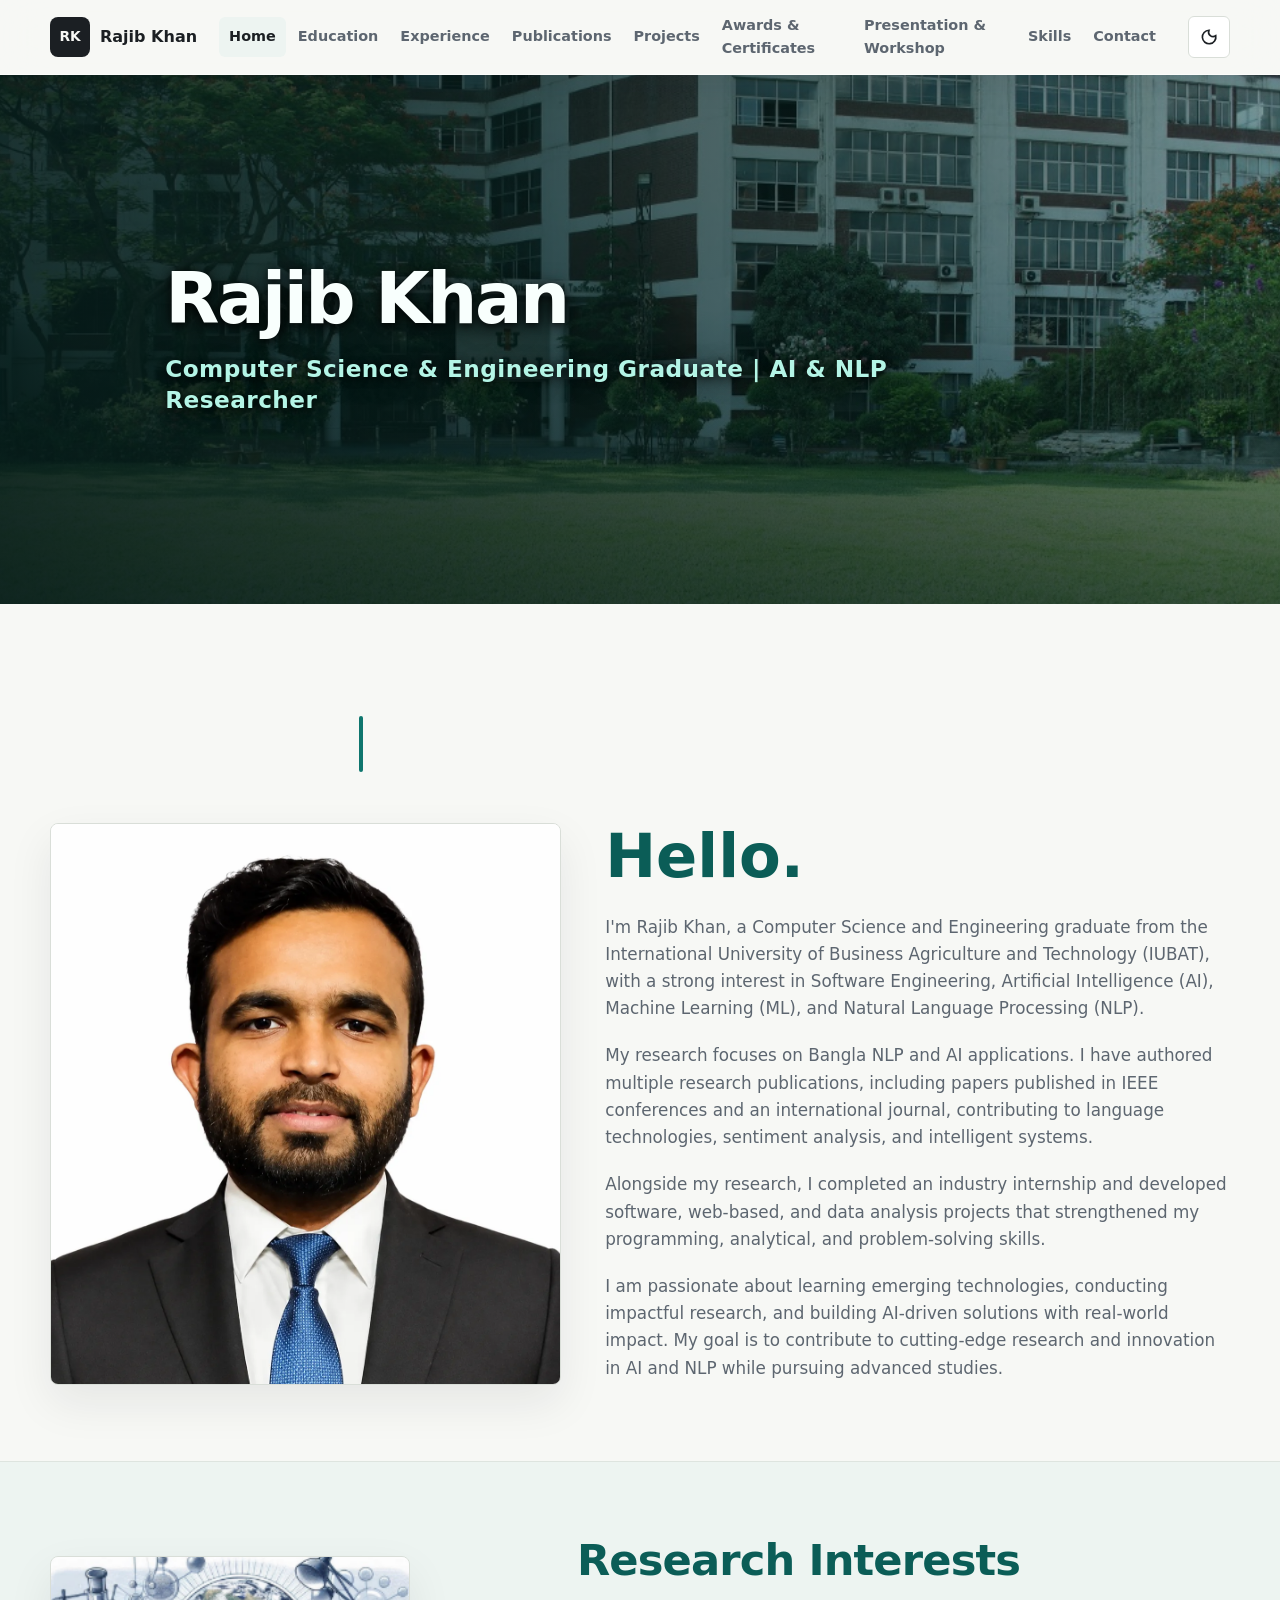
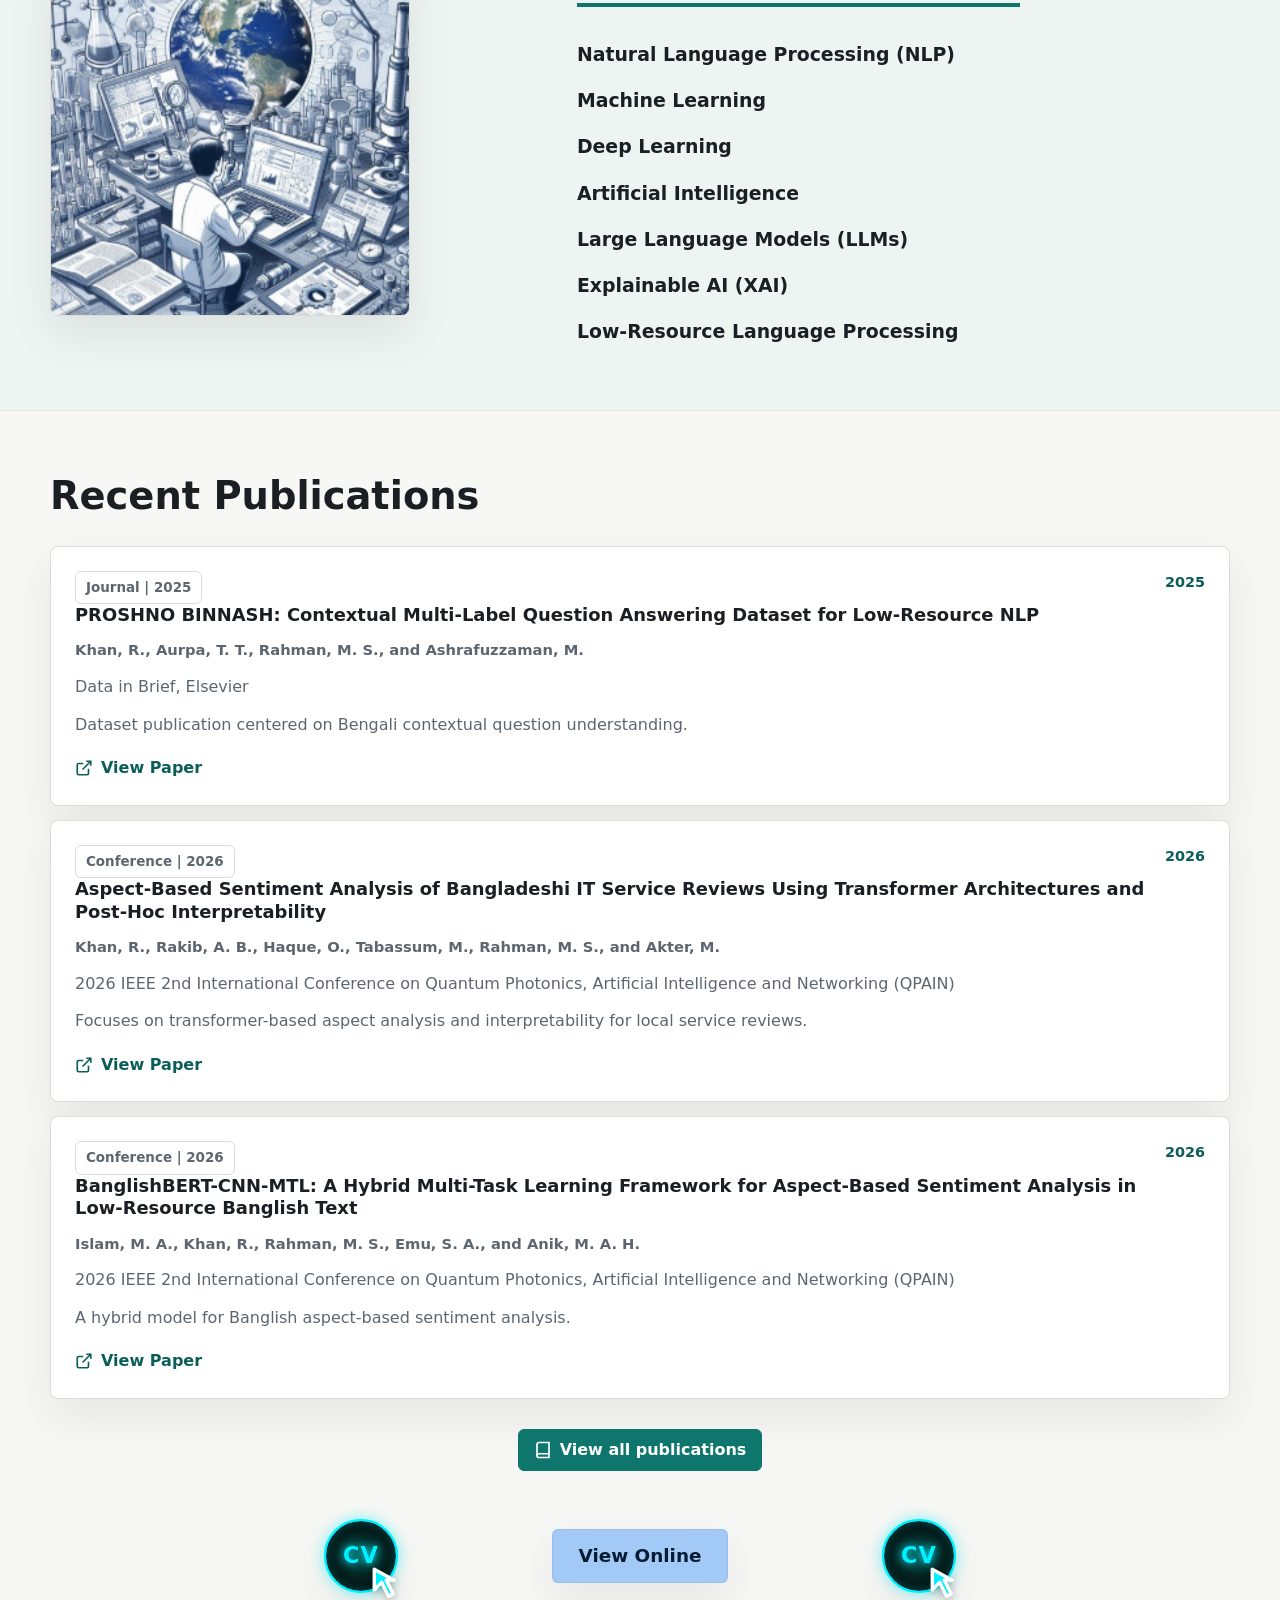
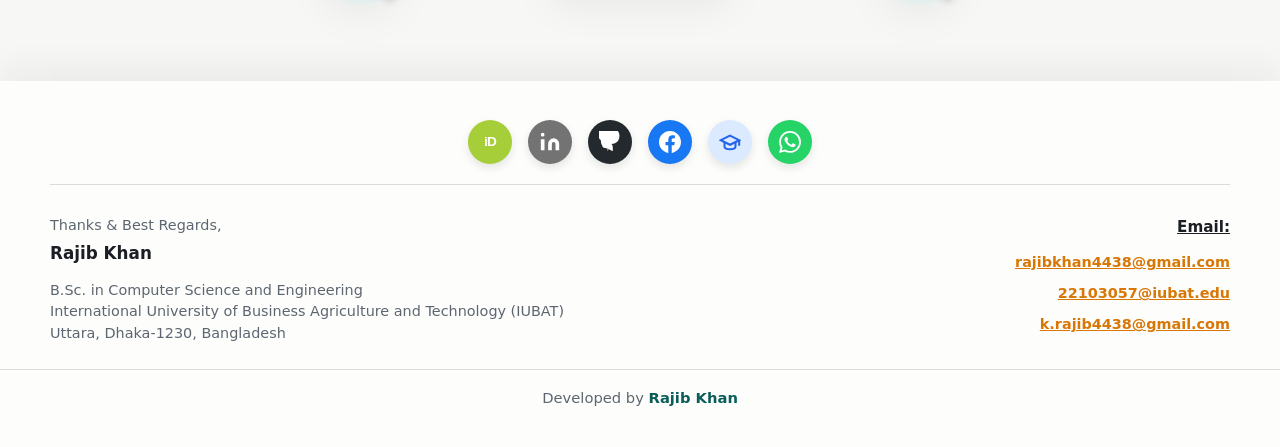
<file: index.html>
<!doctype html>
<html lang="en">

<head>
  <meta charset="utf-8">
  <meta name="viewport" content="width=device-width, initial-scale=1">
  <title>Rajib Khan - Portfolio</title>
  <meta name="description"
    content="Academic and technical portfolio of Rajib Khan, CSE graduate and NLP researcher focused on Bengali and Banglish language technologies.">
  <meta name="author" content="Rajib Khan">
  <meta name="developer" content="Rajib Khan">
  <meta name="robots" content="index, follow">
  <meta name="keywords"
    content="Rajib Khan, NLP researcher, Bengali NLP, Banglish NLP, machine learning, IUBAT, CSE portfolio, sentiment analysis, transformer architectures">
  <meta name="theme-color" content="#0f766e">
  <meta name="color-scheme" content="light dark">
  <meta name="google-site-verification" content="SdY1lGmxF9R8_kQDNUj25JNDUKORsQJitzjKT5FkAzk" />
  <link rel="canonical" href="https://rajibkhan.aio.bd/index.html">
  <link rel="icon" type="image/x-icon" href="assets/favicon.ico">
  <link rel="icon" type="image/png" sizes="32x32" href="assets/favicon-32x32.png">
  <link rel="icon" type="image/png" sizes="16x16" href="assets/favicon-16x16.png">
  <link rel="icon" type="image/svg+xml" href="assets/favicon.svg">
  <link rel="apple-touch-icon" sizes="180x180" href="assets/apple-touch-icon.png">
  <link rel="manifest" href="site.webmanifest">
  <meta property="og:site_name" content="Rajib Khan Portfolio">
  <meta property="og:type" content="website">
  <meta property="og:title" content="Rajib Khan - NLP Researcher and CSE Graduate">
  <meta property="og:description"
    content="Academic and technical portfolio of Rajib Khan, focused on Bengali NLP, Banglish language technologies, machine learning, and full-stack research engineering.">
  <meta property="og:url" content="https://rajibkhan.aio.bd/index.html">
  <meta property="og:image" content="https://rajibkhan.aio.bd/assets/rk-og.webp">
  <meta property="og:image:alt" content="Rajib Khan academic portfolio profile visual">
  <meta name="twitter:card" content="summary_large_image">
  <meta name="twitter:title" content="Rajib Khan - NLP Researcher and CSE Graduate">
  <meta name="twitter:description"
    content="Portfolio of Rajib Khan, featuring Bengali NLP research, publications, software projects, and academic work.">
  <meta name="twitter:image" content="https://rajibkhan.aio.bd/assets/rk-og.webp">
  <script type="application/ld+json">
    {
      "@context": "https://schema.org",
      "@type": "Person",
      "name": "Rajib Khan",
      "url": "https://rajibkhan.aio.bd/index.html",
      "email": "mailto:rajibkhan4438@gmail.com",
      "jobTitle": "NLP Researcher and CSE Graduate",
      "alumniOf": {
        "@type": "CollegeOrUniversity",
        "name": "International University of Business Agriculture and Technology (IUBAT)"
      },
      "knowsAbout": [
        "Bengali NLP",
        "Banglish NLP",
        "Machine Learning",
        "Transformer Architectures",
        "Sentiment Analysis",
        "Multi-label Classification"
      ],
      "sameAs": [
        "https://www.linkedin.com/in/rajib-khan-b924a1420",
        "https://github.com/Rajib4438",
        "https://scholar.google.com/citations?user=JC4pI4QAAAAJ&hl=en"
      ]
    }
  </script>
  <link rel="stylesheet" href="assets/styles.css?v=22">
</head>

<body data-page="home">
  <a class="skip-link" href="#main">Skip to content</a>
  <div class="scroll-progress" id="scroll-progress"></div>
  <header class="site-header" id="site-header">
    <div class="header-inner">
      <a class="brand" href="index.html" aria-label="Rajib Khan home">
        <span class="brand-mark">RK</span>
        <span class="brand-text">Rajib Khan</span>
      </a>
      <nav class="nav" id="primary-nav" aria-label="Primary navigation"></nav>
      <div class="header-actions">
        <button class="icon-button" id="theme-toggle" type="button" aria-label="Toggle color theme">
          <span data-icon="moon"></span>
        </button>
        <button class="icon-button menu-toggle" id="menu-toggle" type="button" aria-label="Open menu"
          aria-expanded="false">
          <span data-icon="menu"></span>
        </button>
      </div>
    </div>
  </header>
  <main class="site-main" id="main" tabindex="-1"></main>
  <footer class="site-footer" id="site-footer"></footer>
  <div class="toast" id="toast" role="status" aria-live="polite"></div>
  <button class="back-to-top" id="back-to-top" type="button" aria-label="Back to top">
    <span data-icon="arrow-up"></span>
  </button>
  <script src="assets/site.js?v=19" defer></script>
</body>

</html>
</file>
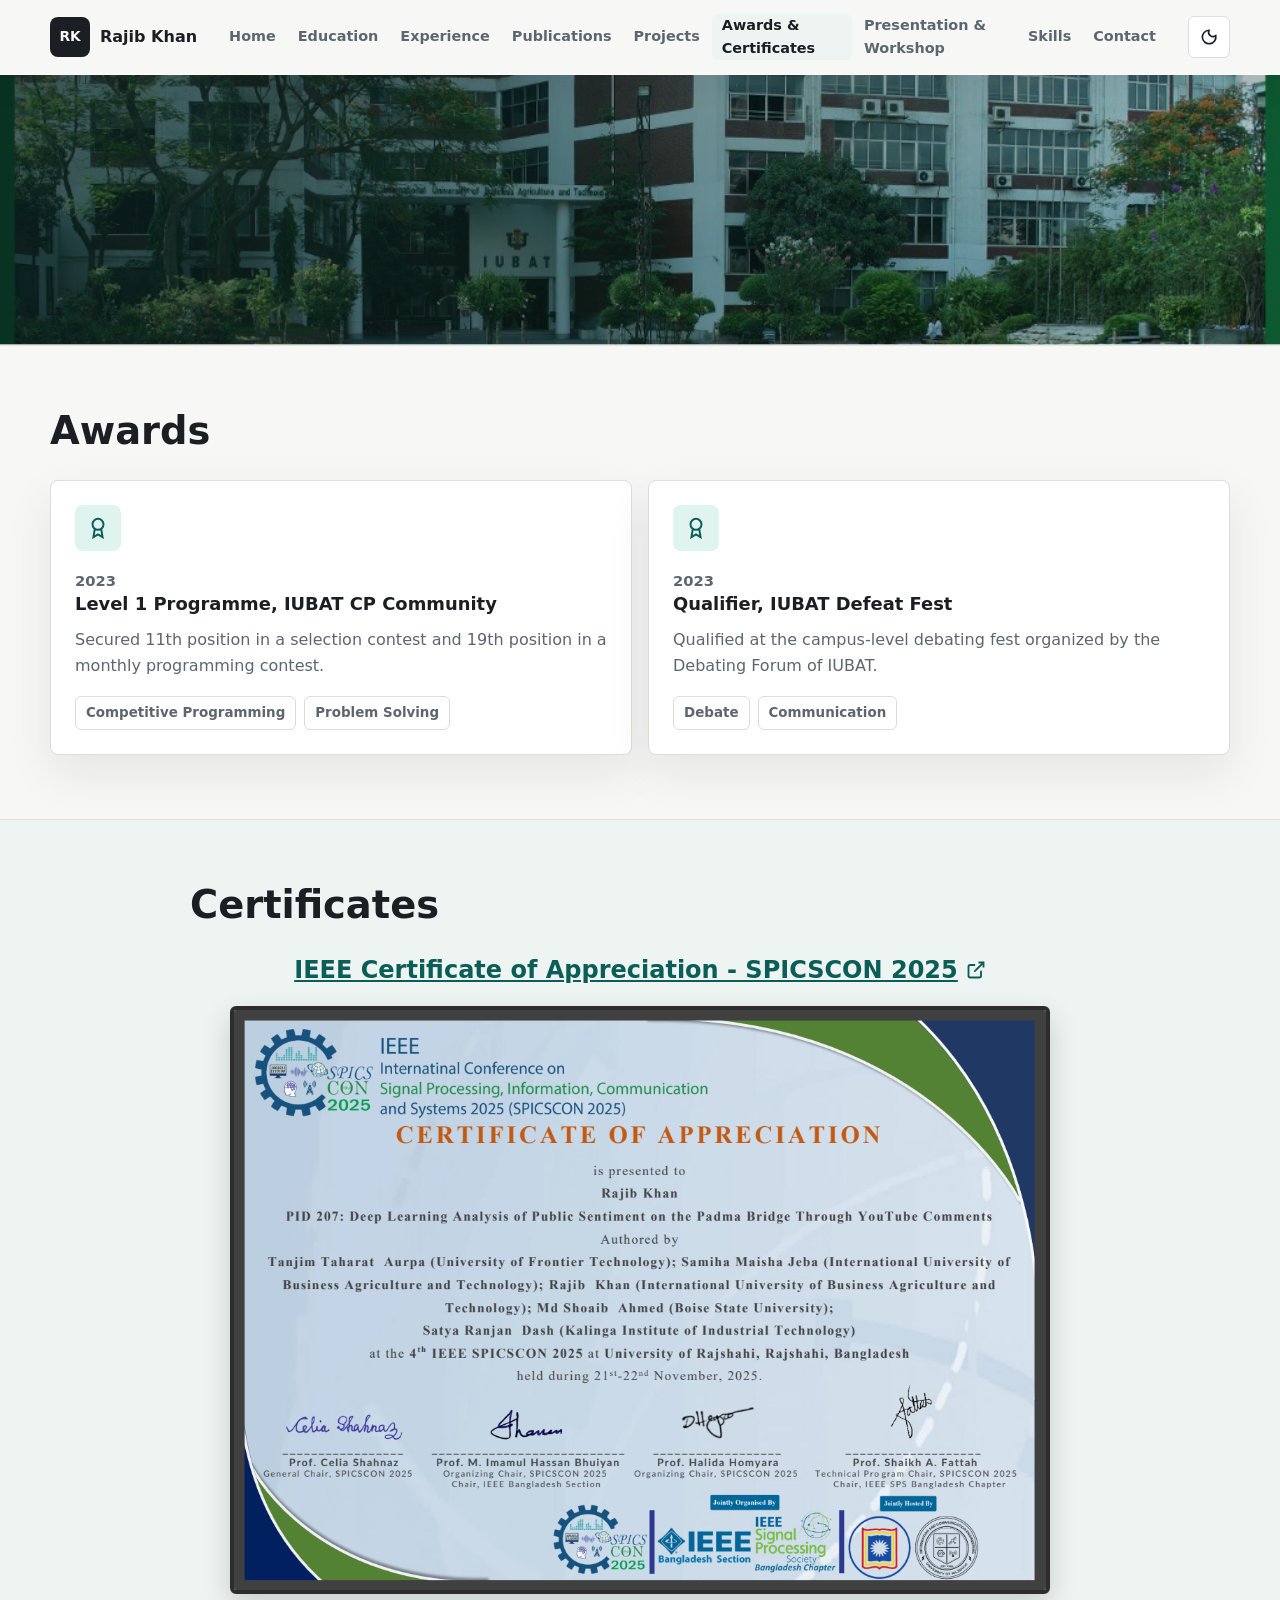
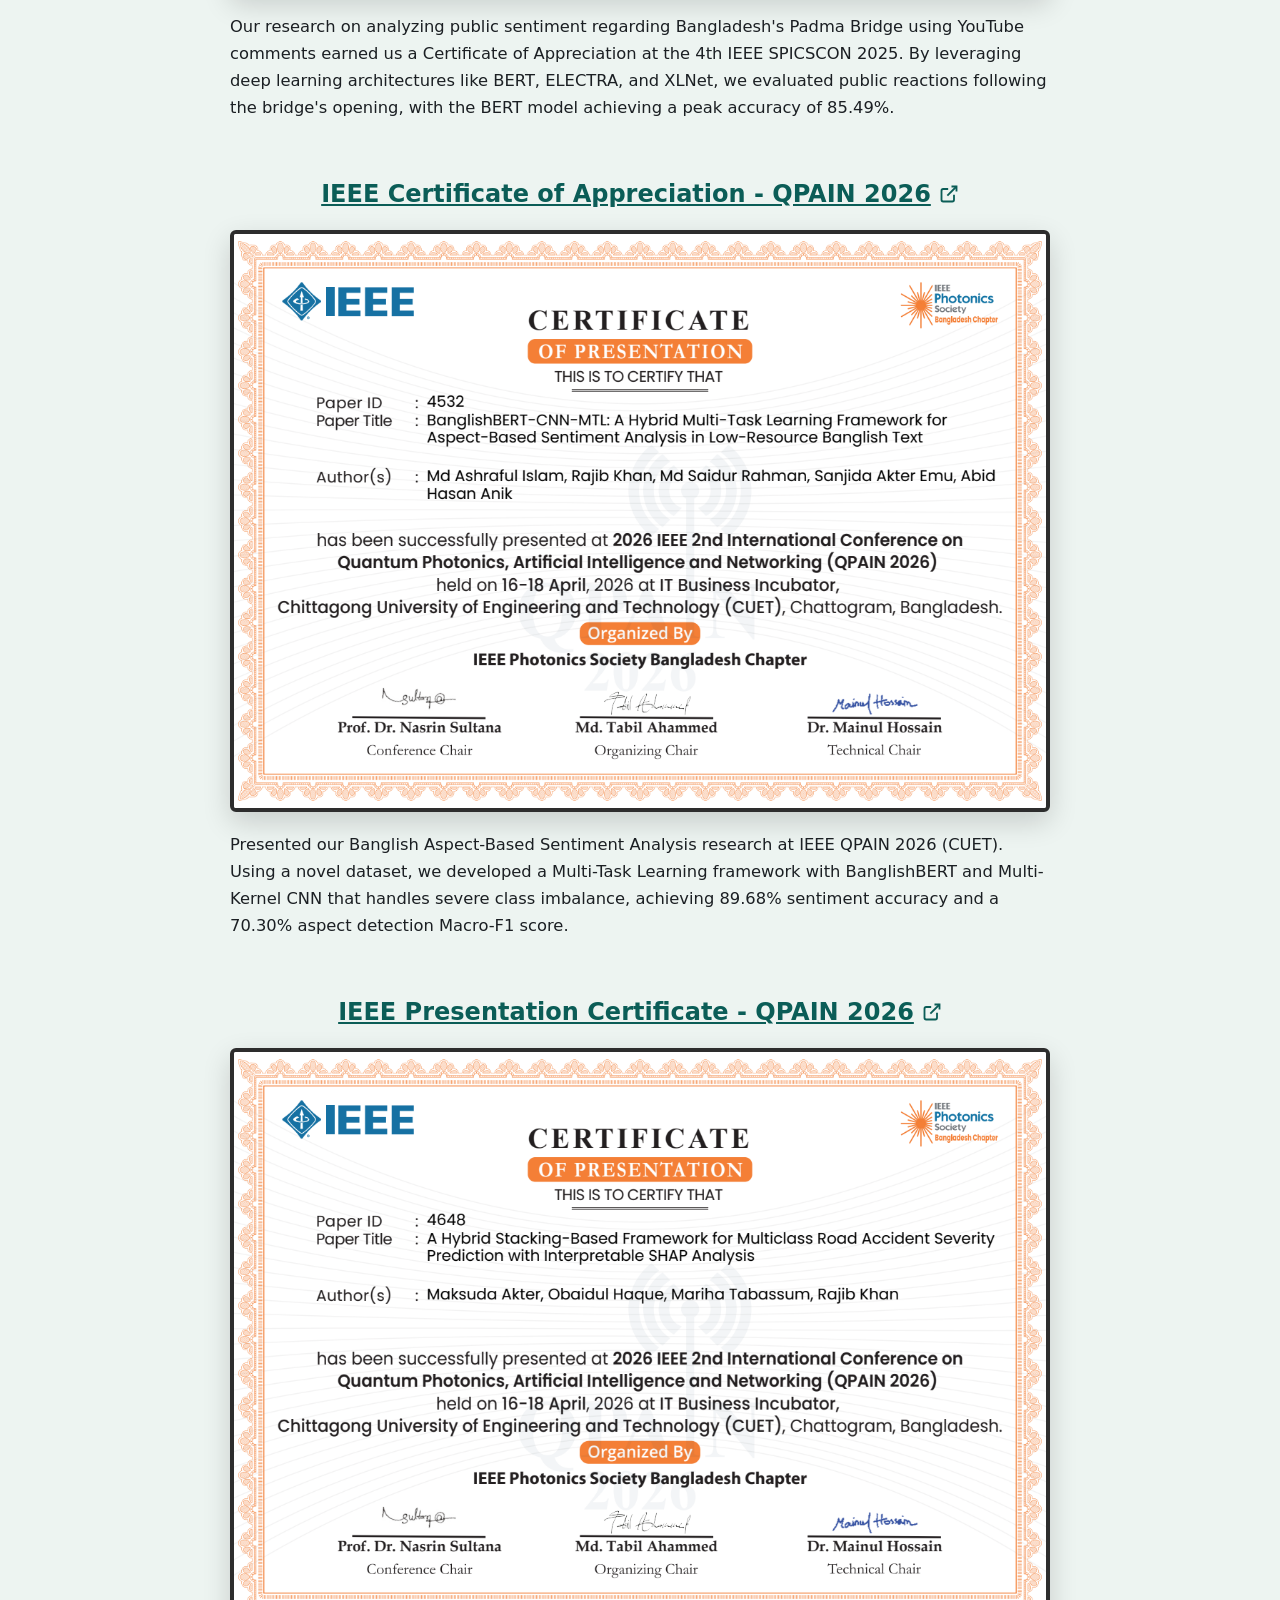
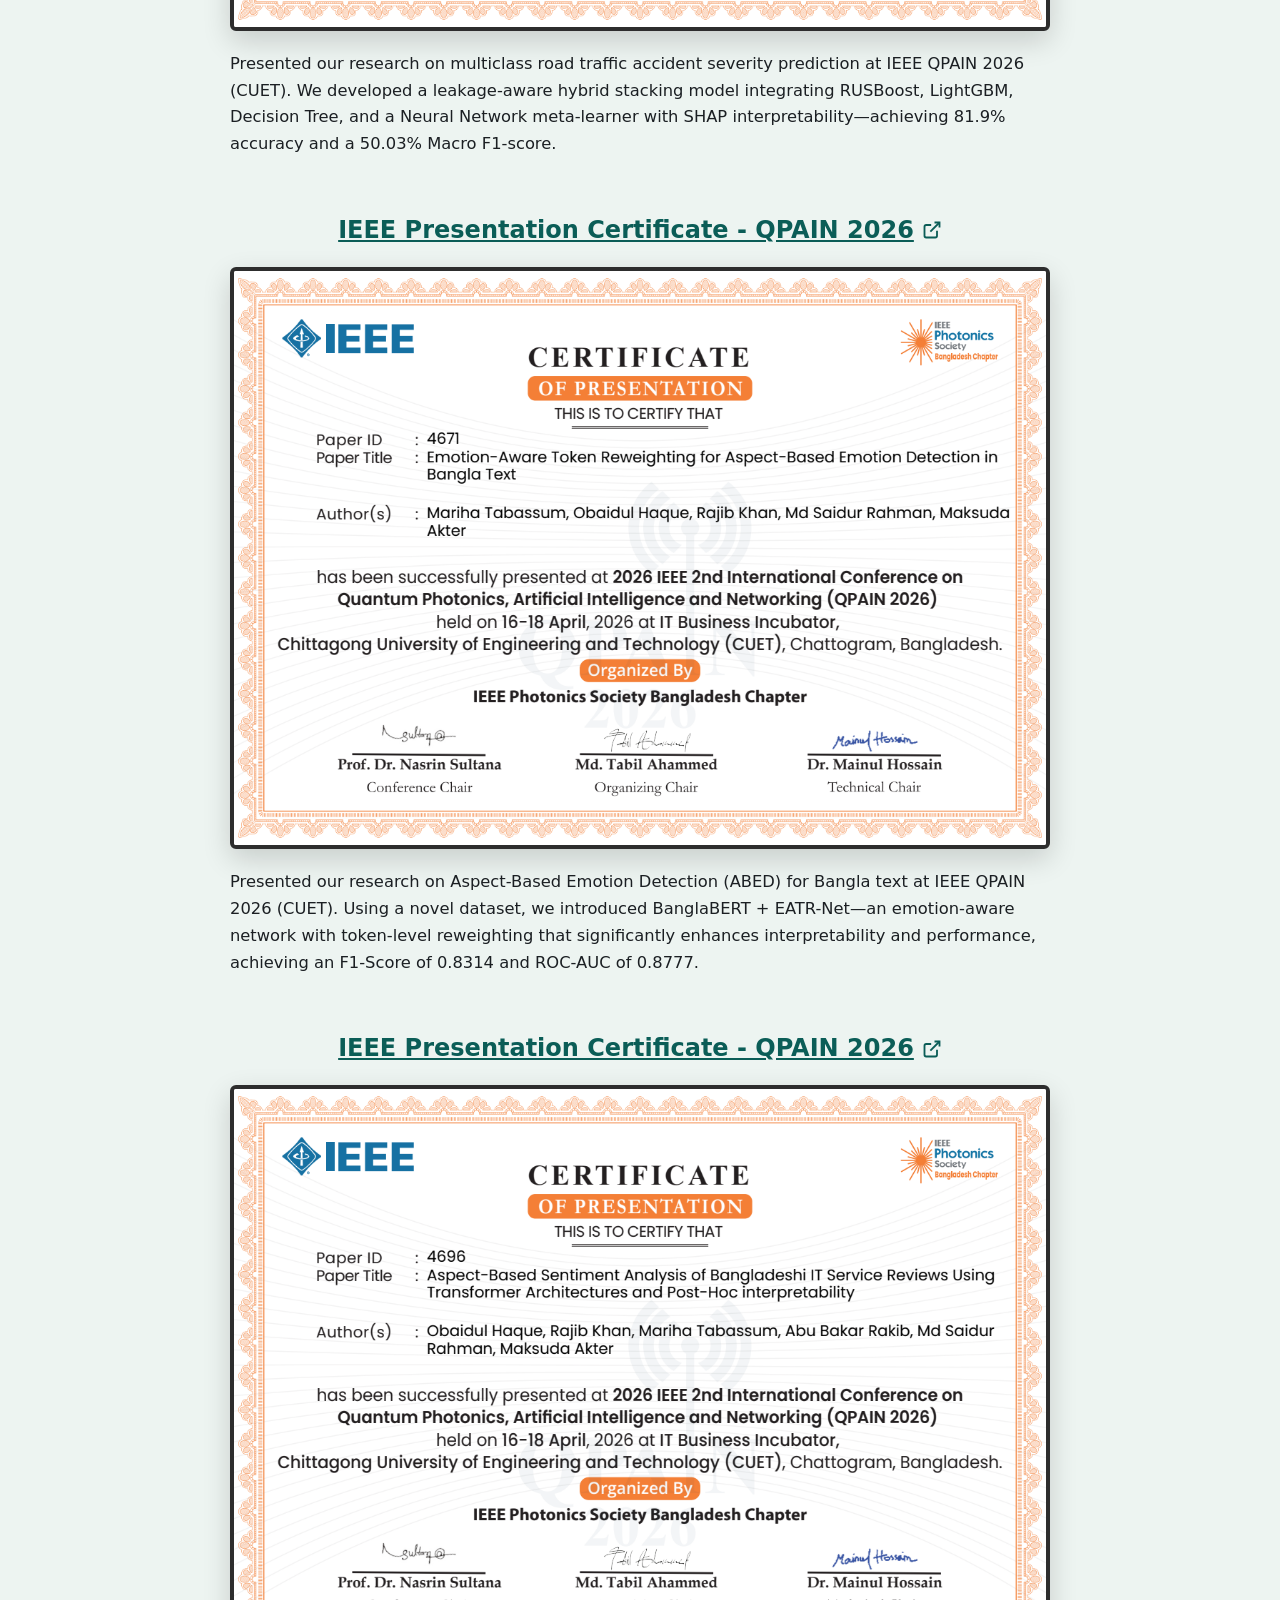
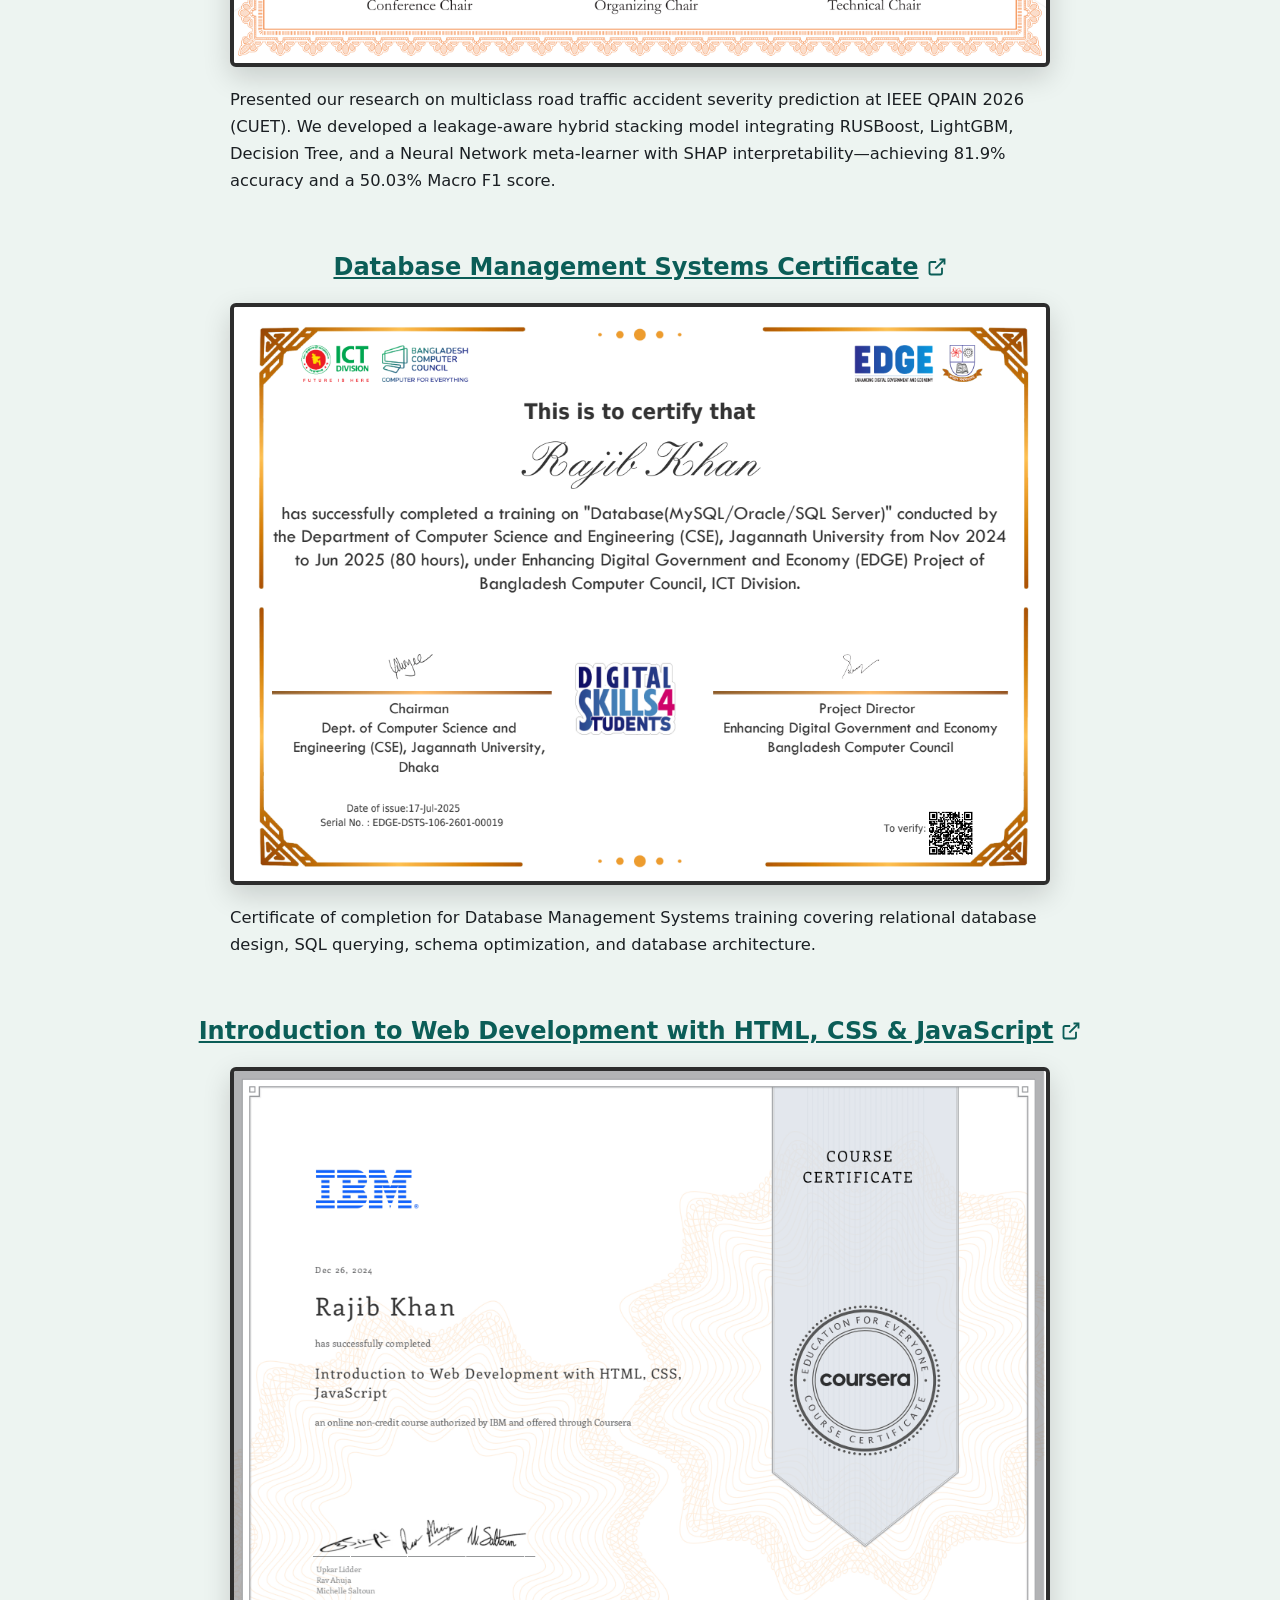
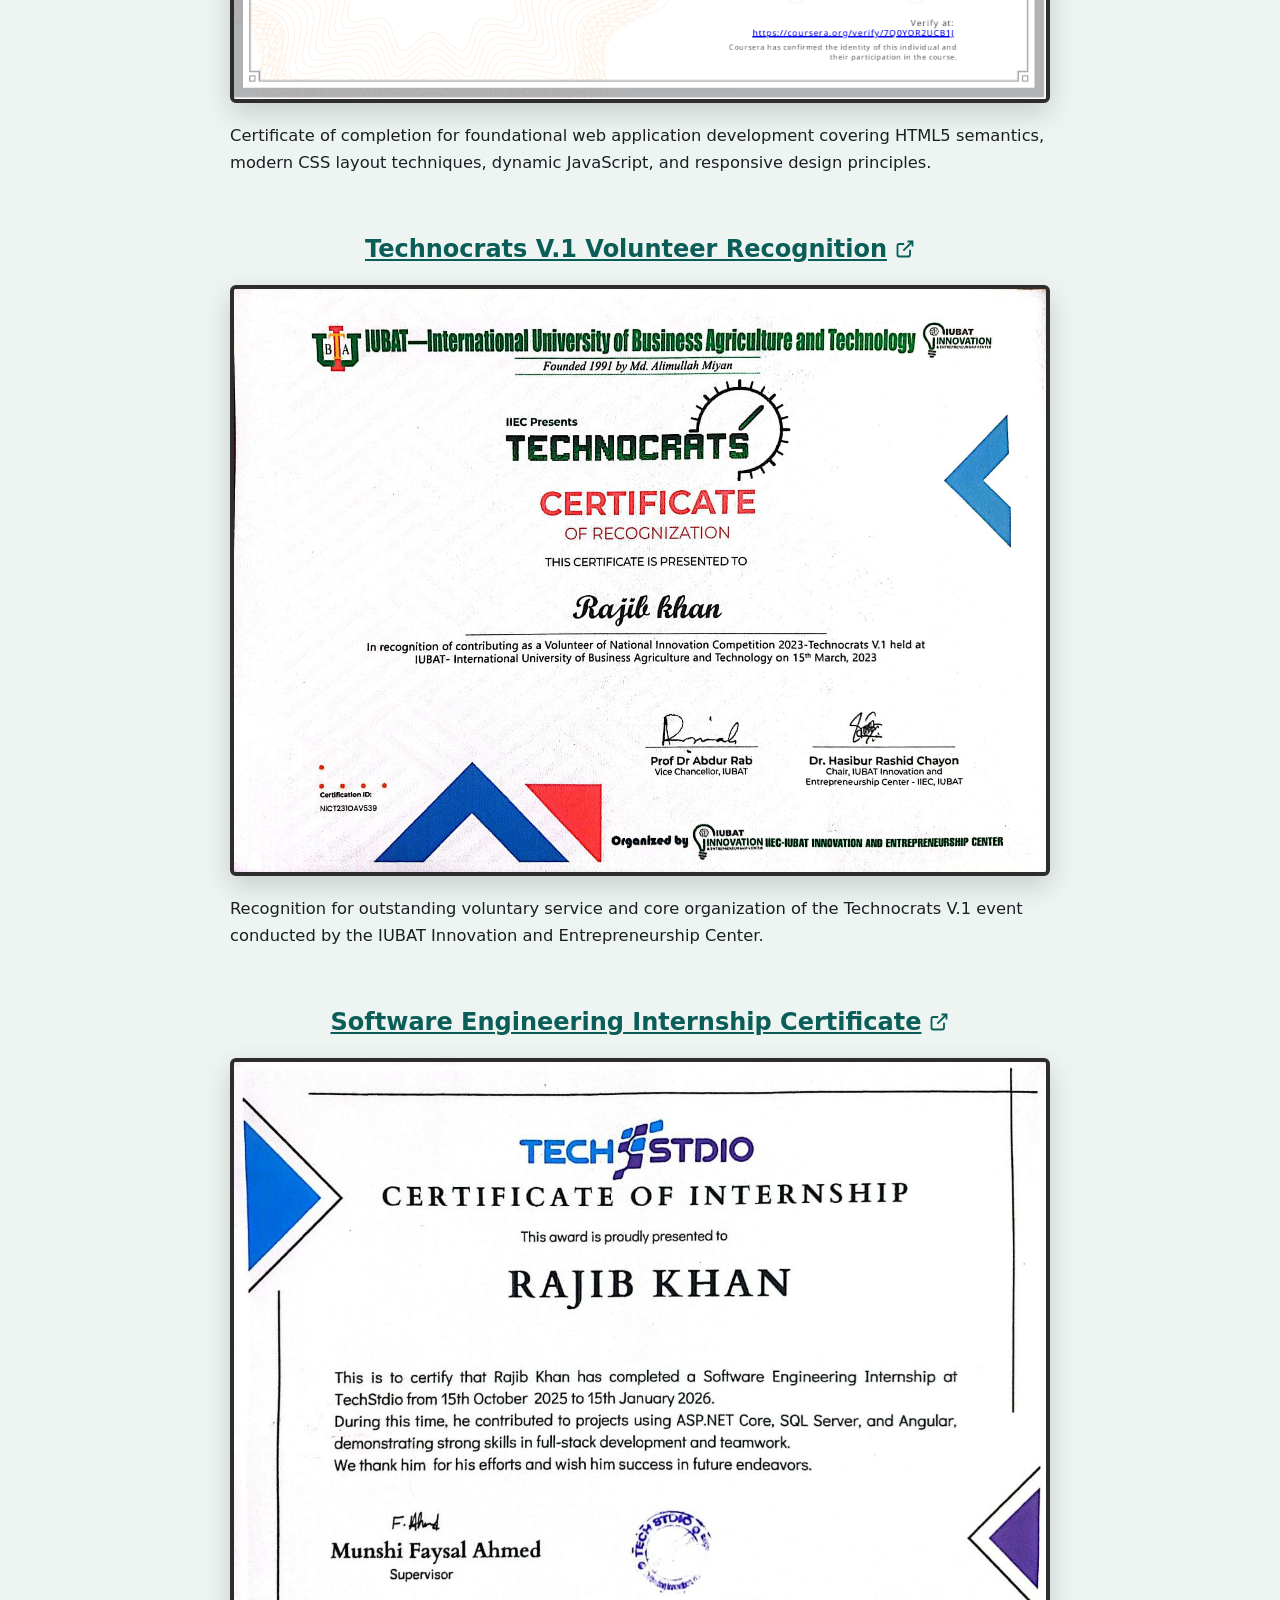
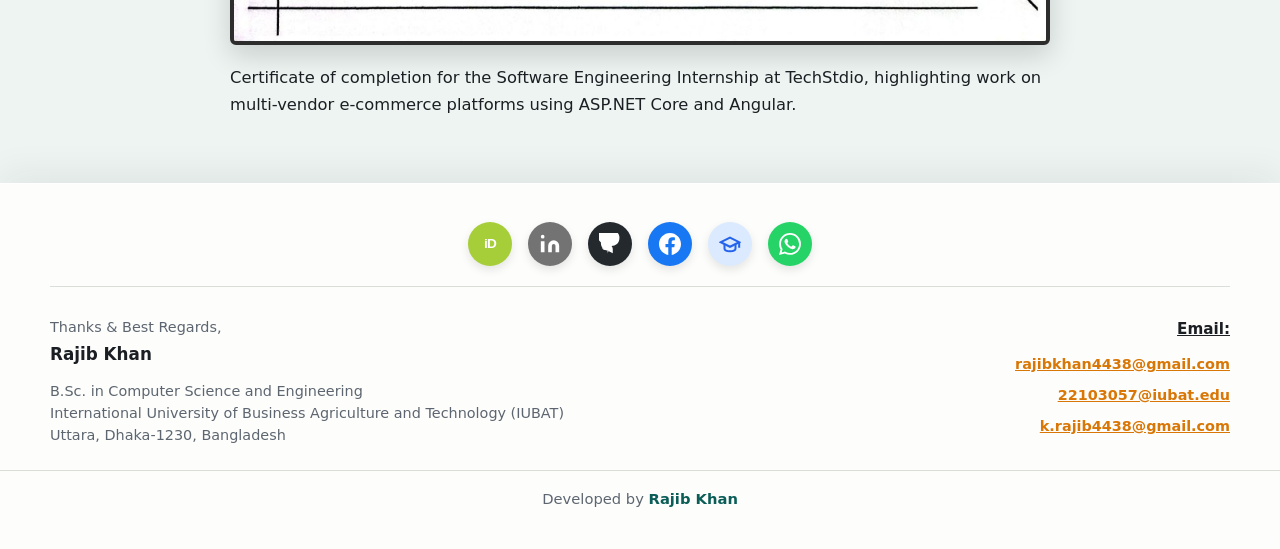
<file: certificates.html>
<!doctype html>
<html lang="en">

<head>
  <meta charset="utf-8">
  <meta name="viewport" content="width=device-width, initial-scale=1">
  <title>Awards & Certificates - Rajib Khan</title>
  <meta name="description"
    content="Awards, honors, programming achievements, and professional certificates earned by Rajib Khan.">
  <meta name="author" content="Rajib Khan">
  <meta name="developer" content="Rajib Khan">
  <meta name="robots" content="index, follow">
  <meta name="keywords"
    content="Rajib Khan awards, certificates, IUBAT CP Community, programming contest, debate, professional training">
  <meta name="theme-color" content="#0f766e">
  <meta name="color-scheme" content="light dark">
  <link rel="canonical" href="https://rajibkhan.aio.bd/certificates.html">
  <link rel="icon" type="image/x-icon" href="assets/favicon.ico">
  <link rel="icon" type="image/png" sizes="32x32" href="assets/favicon-32x32.png">
  <link rel="icon" type="image/png" sizes="16x16" href="assets/favicon-16x16.png">
  <link rel="icon" type="image/svg+xml" href="assets/favicon.svg">
  <link rel="apple-touch-icon" sizes="180x180" href="assets/apple-touch-icon.png">
  <link rel="manifest" href="site.webmanifest">
  <meta property="og:site_name" content="Rajib Khan Portfolio">
  <meta property="og:type" content="website">
  <meta property="og:title" content="Awards & Certificates - Rajib Khan">
  <meta property="og:description"
    content="Awards, honors, programming achievements, and professional certificates earned by Rajib Khan.">
  <meta property="og:url" content="https://rajibkhan.aio.bd/certificates.html">
  <meta property="og:image" content="https://rajibkhan.aio.bd/assets/rk-og.webp">
  <meta property="og:image:alt" content="Rajib Khan academic portfolio profile visual">
  <meta name="twitter:card" content="summary_large_image">
  <meta name="twitter:title" content="Awards & Certificates - Rajib Khan">
  <meta name="twitter:description" content="Awards, distinctions, and certificates earned by Rajib Khan.">
  <meta name="twitter:image" content="https://rajibkhan.aio.bd/assets/rk-og.webp">
  <link rel="stylesheet" href="assets/styles.css?v=22">
</head>

<body data-page="awards">
  <a class="skip-link" href="#main">Skip to content</a>
  <div class="scroll-progress" id="scroll-progress"></div>
  <header class="site-header" id="site-header">
    <div class="header-inner">
      <a class="brand" href="index.html" aria-label="Rajib Khan home">
        <span class="brand-mark">RK</span>
        <span class="brand-text">Rajib Khan</span>
      </a>
      <nav class="nav" id="primary-nav" aria-label="Primary navigation"></nav>
      <div class="header-actions">
        <button class="icon-button" id="theme-toggle" type="button" aria-label="Toggle color theme">
          <span data-icon="moon"></span>
        </button>
        <button class="icon-button menu-toggle" id="menu-toggle" type="button" aria-label="Open menu"
          aria-expanded="false">
          <span data-icon="menu"></span>
        </button>
      </div>
    </div>
  </header>
  <main class="site-main" id="main" tabindex="-1"></main>
  <footer class="site-footer" id="site-footer"></footer>
  <div class="toast" id="toast" role="status" aria-live="polite"></div>
  <button class="back-to-top" id="back-to-top" type="button" aria-label="Back to top">
    <span data-icon="arrow-up"></span>
  </button>
  <script src="assets/site.js?v=20" defer></script>
</body>

</html>
</file>
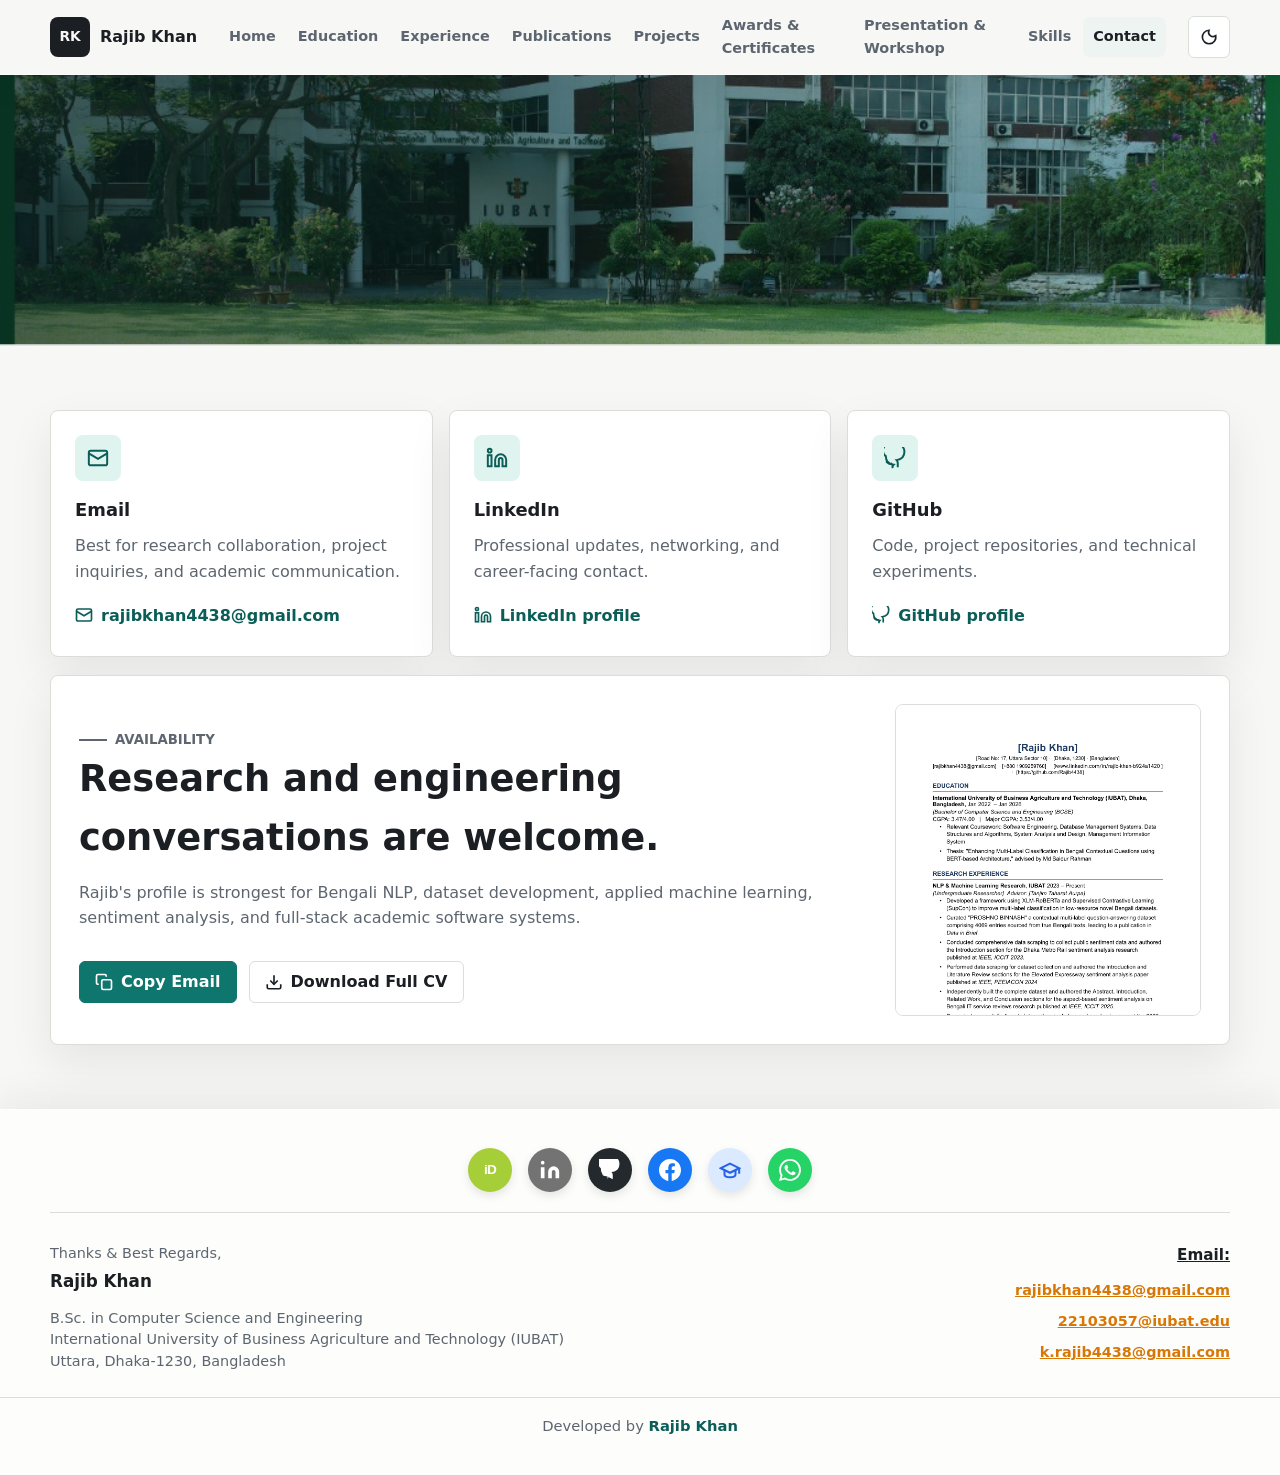
<file: contact.html>
<!doctype html>
<html lang="en">

<head>
  <meta charset="utf-8">
  <meta name="viewport" content="width=device-width, initial-scale=1">
  <title>Contact - Rajib Khan</title>
  <meta name="description"
    content="Contact Rajib Khan for research collaboration, software projects, NLP work, academic opportunities, and professional networking.">
  <meta name="author" content="Rajib Khan">
  <meta name="developer" content="Rajib Khan">
  <meta name="robots" content="index, follow">
  <meta name="keywords"
    content="Contact Rajib Khan, Rajib Khan email, LinkedIn, GitHub, Google Scholar, NLP collaboration">
  <meta name="theme-color" content="#0f766e">
  <meta name="color-scheme" content="light dark">
  <link rel="canonical" href="https://rajibkhan.aio.bd/contact.html">
  <link rel="icon" type="image/x-icon" href="assets/favicon.ico">
  <link rel="icon" type="image/png" sizes="32x32" href="assets/favicon-32x32.png">
  <link rel="icon" type="image/png" sizes="16x16" href="assets/favicon-16x16.png">
  <link rel="icon" type="image/svg+xml" href="assets/favicon.svg">
  <link rel="apple-touch-icon" sizes="180x180" href="assets/apple-touch-icon.png">
  <link rel="manifest" href="site.webmanifest">
  <meta property="og:site_name" content="Rajib Khan Portfolio">
  <meta property="og:type" content="website">
  <meta property="og:title" content="Contact - Rajib Khan">
  <meta property="og:description"
    content="Contact Rajib Khan for NLP research collaboration, software projects, and academic opportunities.">
  <meta property="og:url" content="https://rajibkhan.aio.bd/contact.html">
  <meta property="og:image" content="https://rajibkhan.aio.bd/assets/rk-og.webp">
  <meta property="og:image:alt" content="Rajib Khan academic portfolio profile visual">
  <meta name="twitter:card" content="summary_large_image">
  <meta name="twitter:title" content="Contact - Rajib Khan">
  <meta name="twitter:description" content="Contact Rajib Khan for research, academic, and software collaboration.">
  <meta name="twitter:image" content="https://rajibkhan.aio.bd/assets/rk-og.webp">
  <link rel="stylesheet" href="assets/styles.css?v=22">
</head>

<body data-page="contact">
  <a class="skip-link" href="#main">Skip to content</a>
  <div class="scroll-progress" id="scroll-progress"></div>
  <header class="site-header" id="site-header">
    <div class="header-inner">
      <a class="brand" href="index.html" aria-label="Rajib Khan home">
        <span class="brand-mark">RK</span>
        <span class="brand-text">Rajib Khan</span>
      </a>
      <nav class="nav" id="primary-nav" aria-label="Primary navigation"></nav>
      <div class="header-actions">
        <button class="icon-button" id="theme-toggle" type="button" aria-label="Toggle color theme">
          <span data-icon="moon"></span>
        </button>
        <button class="icon-button menu-toggle" id="menu-toggle" type="button" aria-label="Open menu"
          aria-expanded="false">
          <span data-icon="menu"></span>
        </button>
      </div>
    </div>
  </header>
  <main class="site-main" id="main" tabindex="-1"></main>
  <footer class="site-footer" id="site-footer"></footer>
  <div class="toast" id="toast" role="status" aria-live="polite"></div>
  <button class="back-to-top" id="back-to-top" type="button" aria-label="Back to top">
    <span data-icon="arrow-up"></span>
  </button>
  <script src="assets/site.js?v=19" defer></script>
</body>

</html>
</file>
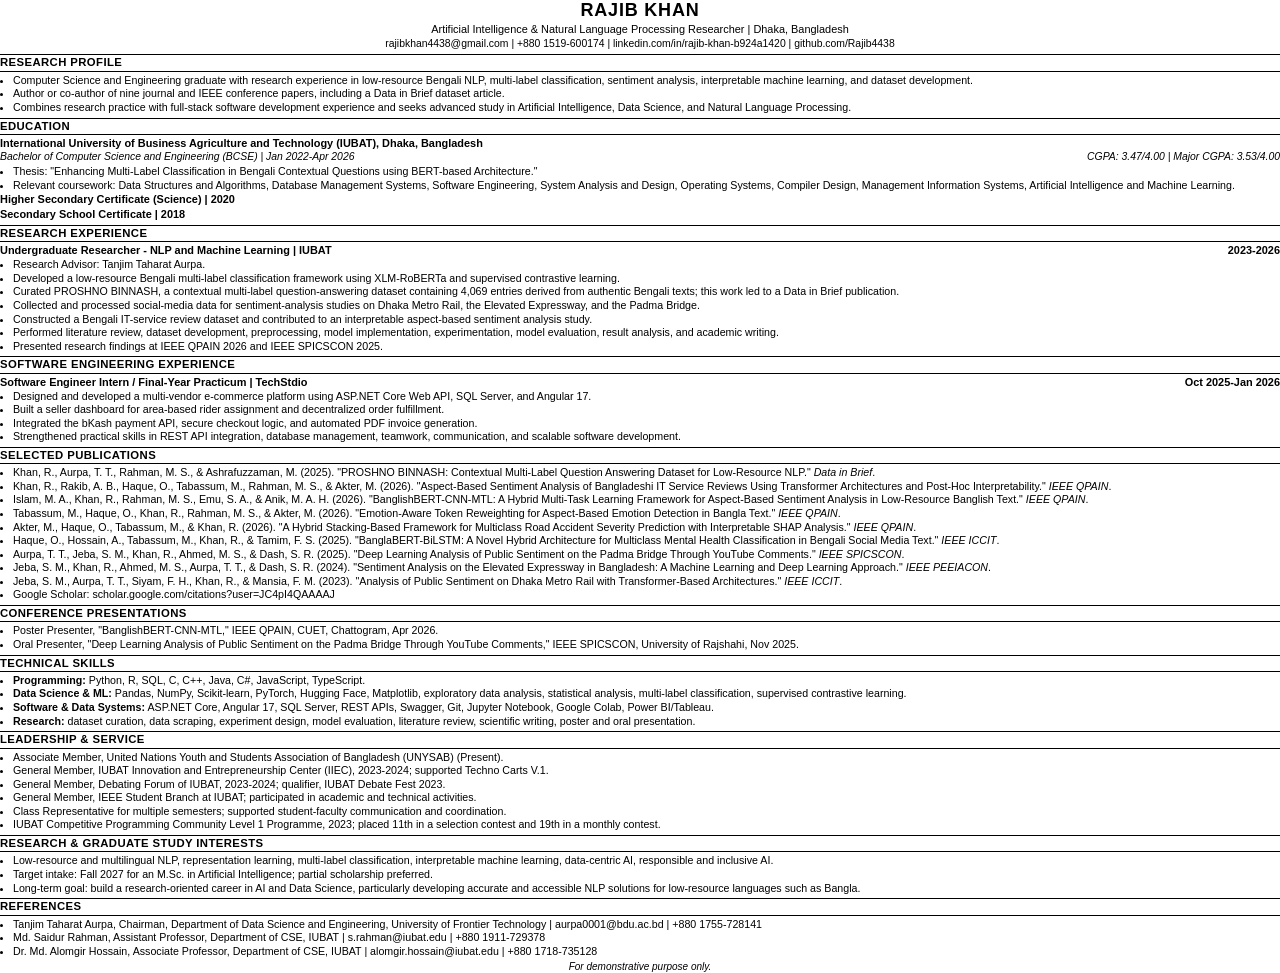
<file: cv.html>
<!DOCTYPE html>
<html lang="en">
<head>
<meta charset="UTF-8">
<title>RAJIB KHAN - Curriculum Vitae</title>
<style>
  @page {
    size: letter;
    margin: 0.3in 0.4in 0.3in 0.4in;
  }
  @media print {
    .no-print {
      display: none !important;
    }
  }
  * {
    box-sizing: border-box;
    margin: 0;
    padding: 0;
  }
  body {
    font-family: Arial, Helvetica, sans-serif;
    font-size: 8pt;
    line-height: 1.18;
    color: #000;
    background-color: #fff;
  }
  .header {
    text-align: center;
    margin-bottom: 4px;
  }
  .name {
    font-size: 13.5pt;
    font-weight: bold;
    letter-spacing: 0.8px;
    margin-bottom: 2px;
    text-transform: uppercase;
  }
  .tagline {
    font-size: 8.2pt;
    margin-bottom: 2px;
  }
  .contact-info {
    font-size: 7.8pt;
  }
  .contact-info a {
    color: #000;
    text-decoration: none;
  }
  
  .section-title {
    font-size: 8.5pt;
    font-weight: bold;
    text-transform: uppercase;
    border-top: 1.2px solid #000;
    border-bottom: 1.2px solid #000;
    padding: 1px 0;
    margin-top: 4px;
    margin-bottom: 2px;
    letter-spacing: 0.4px;
  }

  ul.bullet-list {
    list-style-type: disc;
    padding-left: 13px;
    margin-bottom: 2px;
  }
  ul.bullet-list li {
    margin-bottom: 1px;
    text-align: justify;
  }

  .entry-header {
    display: flex;
    justify-content: space-between;
    font-weight: bold;
    font-size: 8.2pt;
    margin-top: 2px;
    margin-bottom: 1px;
  }
  .entry-subheader {
    display: flex;
    justify-content: space-between;
    font-style: italic;
    font-size: 7.8pt;
    margin-bottom: 2px;
  }
  
  .pub-list {
    list-style-type: disc;
    padding-left: 13px;
  }
  .pub-list li {
    margin-bottom: 1px;
    text-align: justify;
  }

  .skills-list {
    list-style-type: disc;
    padding-left: 13px;
  }
  .skills-list li {
    margin-bottom: 1px;
  }

  .footer-note {
    font-style: italic;
    text-align: center;
    font-size: 7.5pt;
    margin-top: 4px;
  }
</style>
</head>
<body>

  <div class="header">
    <div class="name">RAJIB KHAN</div>
    <div class="tagline">Artificial Intelligence &amp; Natural Language Processing Researcher | Dhaka, Bangladesh</div>
    <div class="contact-info">
      rajibkhan4438@gmail.com | +880 1519-600174 | linkedin.com/in/rajib-khan-b924a1420 | github.com/Rajib4438
    </div>
  </div>

  <div class="section-title">RESEARCH PROFILE</div>
  <ul class="bullet-list">
    <li>Computer Science and Engineering graduate with research experience in low-resource Bengali NLP, multi-label classification, sentiment analysis, interpretable machine learning, and dataset development.</li>
    <li>Author or co-author of nine journal and IEEE conference papers, including a Data in Brief dataset article.</li>
    <li>Combines research practice with full-stack software development experience and seeks advanced study in Artificial Intelligence, Data Science, and Natural Language Processing.</li>
  </ul>

  <div class="section-title">EDUCATION</div>
  <div class="entry-header">
    <span>International University of Business Agriculture and Technology (IUBAT), Dhaka, Bangladesh</span>
  </div>
  <div class="entry-subheader">
    <span>Bachelor of Computer Science and Engineering (BCSE) | Jan 2022-Apr 2026</span>
    <span>CGPA: 3.47/4.00 | Major CGPA: 3.53/4.00</span>
  </div>
  <ul class="bullet-list">
    <li>Thesis: "Enhancing Multi-Label Classification in Bengali Contextual Questions using BERT-based Architecture."</li>
    <li>Relevant coursework: Data Structures and Algorithms, Database Management Systems, Software Engineering, System Analysis and Design, Operating Systems, Compiler Design, Management Information Systems, Artificial Intelligence and Machine Learning.</li>
  </ul>
  <div class="entry-header">
    <span>Higher Secondary Certificate (Science) | 2020</span>
  </div>
  <div class="entry-header" style="margin-bottom: 2px;">
    <span>Secondary School Certificate | 2018</span>
  </div>

  <div class="section-title">RESEARCH EXPERIENCE</div>
  <div class="entry-header">
    <span>Undergraduate Researcher - NLP and Machine Learning | IUBAT</span>
    <span>2023-2026</span>
  </div>
  <ul class="bullet-list">
    <li>Research Advisor: Tanjim Taharat Aurpa.</li>
    <li>Developed a low-resource Bengali multi-label classification framework using XLM-RoBERTa and supervised contrastive learning.</li>
    <li>Curated PROSHNO BINNASH, a contextual multi-label question-answering dataset containing 4,069 entries derived from authentic Bengali texts; this work led to a Data in Brief publication.</li>
    <li>Collected and processed social-media data for sentiment-analysis studies on Dhaka Metro Rail, the Elevated Expressway, and the Padma Bridge.</li>
    <li>Constructed a Bengali IT-service review dataset and contributed to an interpretable aspect-based sentiment analysis study.</li>
    <li>Performed literature review, dataset development, preprocessing, model implementation, experimentation, model evaluation, result analysis, and academic writing.</li>
    <li>Presented research findings at IEEE QPAIN 2026 and IEEE SPICSCON 2025.</li>
  </ul>

  <div class="section-title">SOFTWARE ENGINEERING EXPERIENCE</div>
  <div class="entry-header">
    <span>Software Engineer Intern / Final-Year Practicum | TechStdio</span>
    <span>Oct 2025-Jan 2026</span>
  </div>
  <ul class="bullet-list">
    <li>Designed and developed a multi-vendor e-commerce platform using ASP.NET Core Web API, SQL Server, and Angular 17.</li>
    <li>Built a seller dashboard for area-based rider assignment and decentralized order fulfillment.</li>
    <li>Integrated the bKash payment API, secure checkout logic, and automated PDF invoice generation.</li>
    <li>Strengthened practical skills in REST API integration, database management, teamwork, communication, and scalable software development.</li>
  </ul>

  <div class="section-title">SELECTED PUBLICATIONS</div>
  <ul class="pub-list">
    <li>Khan, R., Aurpa, T. T., Rahman, M. S., &amp; Ashrafuzzaman, M. (2025). "PROSHNO BINNASH: Contextual Multi-Label Question Answering Dataset for Low-Resource NLP." <em>Data in Brief</em>.</li>
    <li>Khan, R., Rakib, A. B., Haque, O., Tabassum, M., Rahman, M. S., &amp; Akter, M. (2026). "Aspect-Based Sentiment Analysis of Bangladeshi IT Service Reviews Using Transformer Architectures and Post-Hoc Interpretability." <em>IEEE QPAIN</em>.</li>
    <li>Islam, M. A., Khan, R., Rahman, M. S., Emu, S. A., &amp; Anik, M. A. H. (2026). "BanglishBERT-CNN-MTL: A Hybrid Multi-Task Learning Framework for Aspect-Based Sentiment Analysis in Low-Resource Banglish Text." <em>IEEE QPAIN</em>.</li>
    <li>Tabassum, M., Haque, O., Khan, R., Rahman, M. S., &amp; Akter, M. (2026). "Emotion-Aware Token Reweighting for Aspect-Based Emotion Detection in Bangla Text." <em>IEEE QPAIN</em>.</li>
    <li>Akter, M., Haque, O., Tabassum, M., &amp; Khan, R. (2026). "A Hybrid Stacking-Based Framework for Multiclass Road Accident Severity Prediction with Interpretable SHAP Analysis." <em>IEEE QPAIN</em>.</li>
    <li>Haque, O., Hossain, A., Tabassum, M., Khan, R., &amp; Tamim, F. S. (2025). "BanglaBERT-BiLSTM: A Novel Hybrid Architecture for Multiclass Mental Health Classification in Bengali Social Media Text." <em>IEEE ICCIT</em>.</li>
    <li>Aurpa, T. T., Jeba, S. M., Khan, R., Ahmed, M. S., &amp; Dash, S. R. (2025). "Deep Learning Analysis of Public Sentiment on the Padma Bridge Through YouTube Comments." <em>IEEE SPICSCON</em>.</li>
    <li>Jeba, S. M., Khan, R., Ahmed, M. S., Aurpa, T. T., &amp; Dash, S. R. (2024). "Sentiment Analysis on the Elevated Expressway in Bangladesh: A Machine Learning and Deep Learning Approach." <em>IEEE PEEIACON</em>.</li>
    <li>Jeba, S. M., Aurpa, T. T., Siyam, F. H., Khan, R., &amp; Mansia, F. M. (2023). "Analysis of Public Sentiment on Dhaka Metro Rail with Transformer-Based Architectures." <em>IEEE ICCIT</em>.</li>
    <li>Google Scholar: scholar.google.com/citations?user=JC4pI4QAAAAJ</li>
  </ul>

  <div class="section-title">CONFERENCE PRESENTATIONS</div>
  <ul class="bullet-list">
    <li>Poster Presenter, "BanglishBERT-CNN-MTL," IEEE QPAIN, CUET, Chattogram, Apr 2026.</li>
    <li>Oral Presenter, "Deep Learning Analysis of Public Sentiment on the Padma Bridge Through YouTube Comments," IEEE SPICSCON, University of Rajshahi, Nov 2025.</li>
  </ul>

  <div class="section-title">TECHNICAL SKILLS</div>
  <ul class="skills-list">
    <li><strong>Programming:</strong> Python, R, SQL, C, C++, Java, C#, JavaScript, TypeScript.</li>
    <li><strong>Data Science &amp; ML:</strong> Pandas, NumPy, Scikit-learn, PyTorch, Hugging Face, Matplotlib, exploratory data analysis, statistical analysis, multi-label classification, supervised contrastive learning.</li>
    <li><strong>Software &amp; Data Systems:</strong> ASP.NET Core, Angular 17, SQL Server, REST APIs, Swagger, Git, Jupyter Notebook, Google Colab, Power BI/Tableau.</li>
    <li><strong>Research:</strong> dataset curation, data scraping, experiment design, model evaluation, literature review, scientific writing, poster and oral presentation.</li>
  </ul>

  <div class="section-title">LEADERSHIP &amp; SERVICE</div>
  <ul class="bullet-list">
    <li>Associate Member, United Nations Youth and Students Association of Bangladesh (UNYSAB) (Present).</li>
    <li>General Member, IUBAT Innovation and Entrepreneurship Center (IIEC), 2023-2024; supported Techno Carts V.1.</li>
    <li>General Member, Debating Forum of IUBAT, 2023-2024; qualifier, IUBAT Debate Fest 2023.</li>
    <li>General Member, IEEE Student Branch at IUBAT; participated in academic and technical activities.</li>
    <li>Class Representative for multiple semesters; supported student-faculty communication and coordination.</li>
    <li>IUBAT Competitive Programming Community Level 1 Programme, 2023; placed 11th in a selection contest and 19th in a monthly contest.</li>
  </ul>

  <div class="section-title">RESEARCH &amp; GRADUATE STUDY INTERESTS</div>
  <ul class="bullet-list">
    <li>Low-resource and multilingual NLP, representation learning, multi-label classification, interpretable machine learning, data-centric AI, responsible and inclusive AI.</li>
    <li>Target intake: Fall 2027 for an M.Sc. in Artificial Intelligence; partial scholarship preferred.</li>
    <li>Long-term goal: build a research-oriented career in AI and Data Science, particularly developing accurate and accessible NLP solutions for low-resource languages such as Bangla.</li>
  </ul>

  <div class="section-title">REFERENCES</div>
  <ul class="bullet-list">
    <li>Tanjim Taharat Aurpa, Chairman, Department of Data Science and Engineering, University of Frontier Technology | aurpa0001@bdu.ac.bd | +880 1755-728141</li>
    <li>Md. Saidur Rahman, Assistant Professor, Department of CSE, IUBAT | s.rahman@iubat.edu | +880 1911-729378</li>
    <li>Dr. Md. Alomgir Hossain, Associate Professor, Department of CSE, IUBAT | alomgir.hossain@iubat.edu | +880 1718-735128</li>
  </ul>

  <div class="footer-note">For demonstrative purpose only.</div>

</body>
</html>
</file>
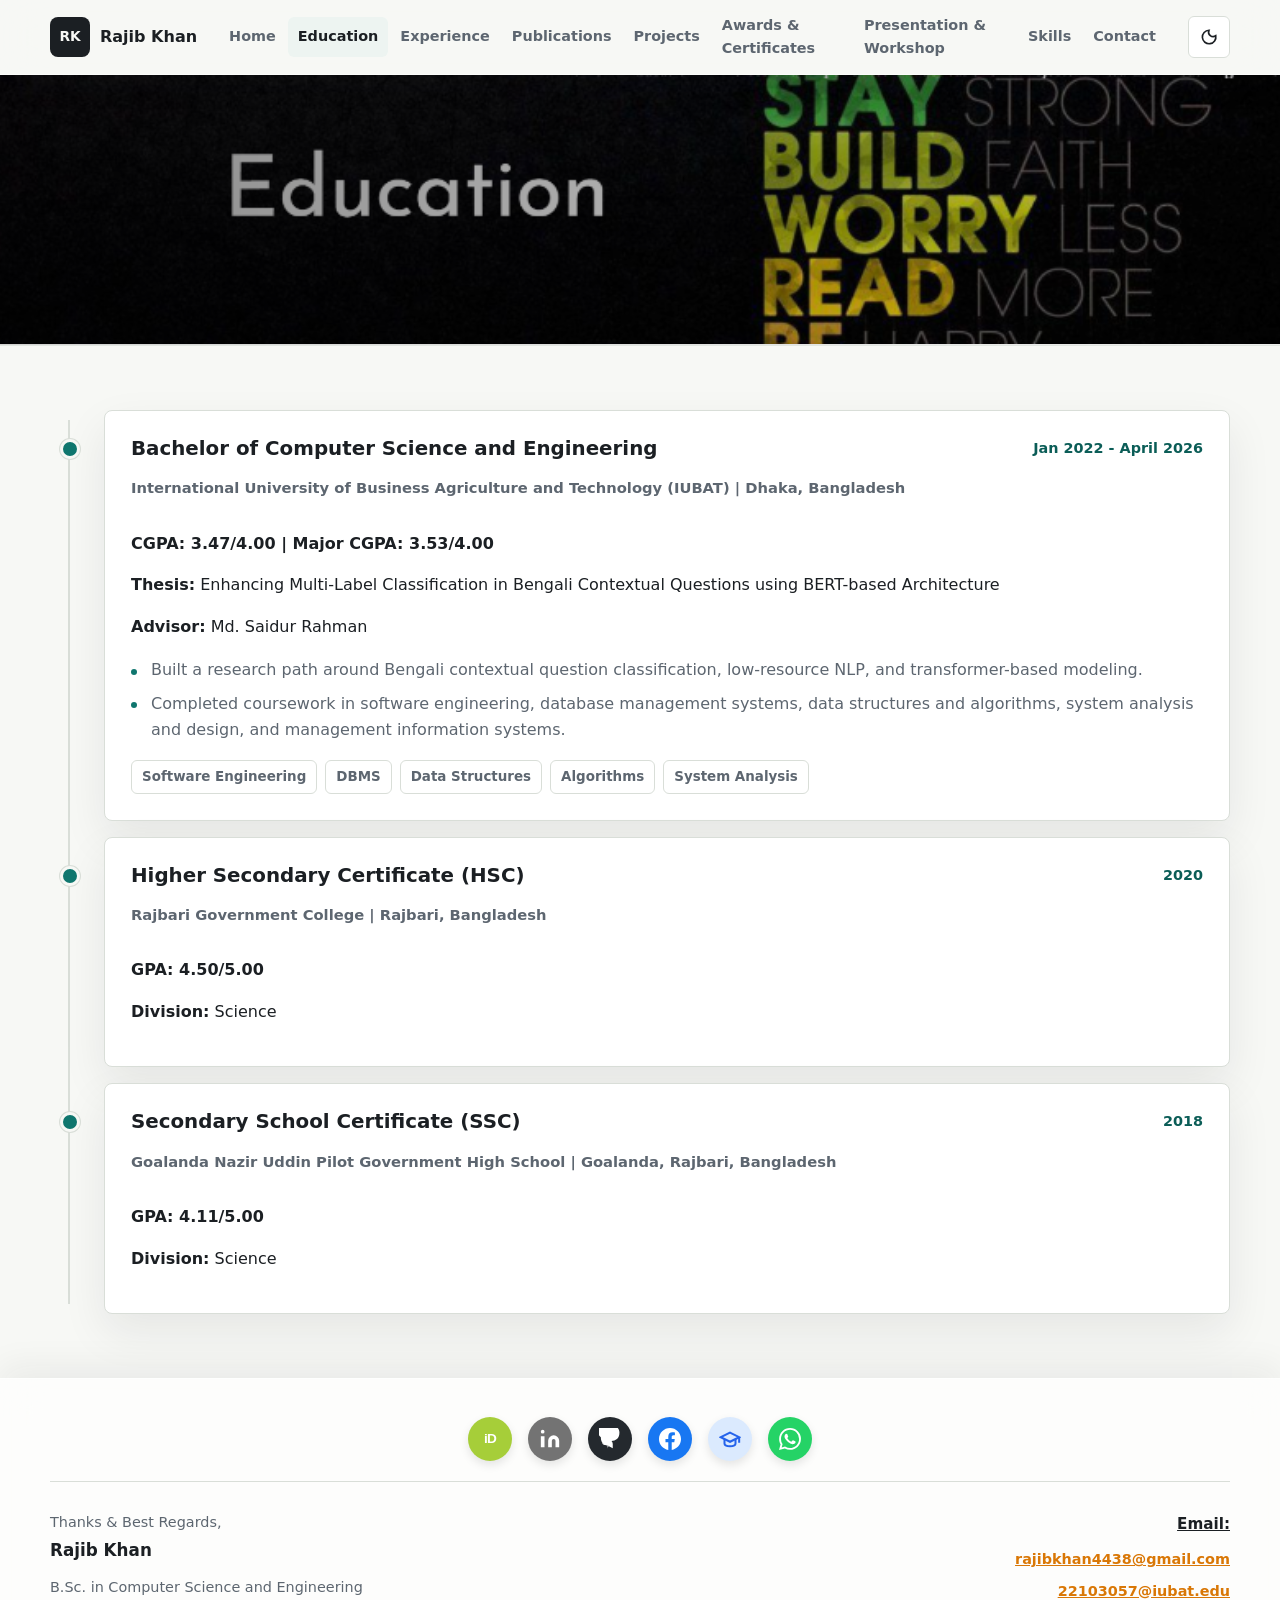
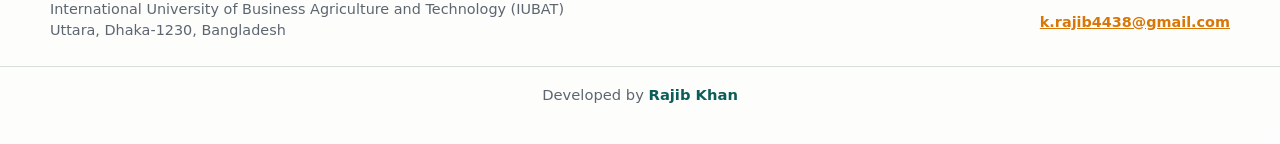
<file: education.html>
<!doctype html>
<html lang="en">

<head>
  <meta charset="utf-8">
  <meta name="viewport" content="width=device-width, initial-scale=1">
  <title>Education - Rajib Khan</title>
  <meta name="description"
    content="Education, thesis, coursework, and academic background of Rajib Khan, CSE graduate from IUBAT focused on Bengali NLP and machine learning.">
  <meta name="author" content="Rajib Khan">
  <meta name="developer" content="Rajib Khan">
  <meta name="robots" content="index, follow">
  <meta name="keywords" content="Rajib Khan education, IUBAT CSE, Bengali NLP thesis, computer science education">
  <meta name="theme-color" content="#0f766e">
  <meta name="color-scheme" content="light dark">
  <link rel="canonical" href="https://rajibkhan.aio.bd/education.html">
  <link rel="icon" type="image/x-icon" href="assets/favicon.ico">
  <link rel="icon" type="image/png" sizes="32x32" href="assets/favicon-32x32.png">
  <link rel="icon" type="image/png" sizes="16x16" href="assets/favicon-16x16.png">
  <link rel="icon" type="image/svg+xml" href="assets/favicon.svg">
  <link rel="apple-touch-icon" sizes="180x180" href="assets/apple-touch-icon.png">
  <link rel="manifest" href="site.webmanifest">
  <meta property="og:site_name" content="Rajib Khan Portfolio">
  <meta property="og:type" content="website">
  <meta property="og:title" content="Education - Rajib Khan">
  <meta property="og:description"
    content="Academic background, thesis, coursework, and CSE education of Rajib Khan at IUBAT.">
  <meta property="og:url" content="https://rajibkhan.aio.bd/education.html">
  <meta property="og:image" content="https://rajibkhan.aio.bd/assets/rk-og.webp">
  <meta property="og:image:alt" content="Rajib Khan academic portfolio profile visual">
  <meta name="twitter:card" content="summary_large_image">
  <meta name="twitter:title" content="Education - Rajib Khan">
  <meta name="twitter:description" content="Academic background, thesis, coursework, and CSE education of Rajib Khan.">
  <meta name="twitter:image" content="https://rajibkhan.aio.bd/assets/rk-og.webp">
  <link rel="stylesheet" href="assets/styles.css?v=22">
</head>

<body data-page="education">
  <a class="skip-link" href="#main">Skip to content</a>
  <div class="scroll-progress" id="scroll-progress"></div>
  <header class="site-header" id="site-header">
    <div class="header-inner">
      <a class="brand" href="index.html" aria-label="Rajib Khan home">
        <span class="brand-mark">RK</span>
        <span class="brand-text">Rajib Khan</span>
      </a>
      <nav class="nav" id="primary-nav" aria-label="Primary navigation"></nav>
      <div class="header-actions">
        <button class="icon-button" id="theme-toggle" type="button" aria-label="Toggle color theme">
          <span data-icon="moon"></span>
        </button>
        <button class="icon-button menu-toggle" id="menu-toggle" type="button" aria-label="Open menu"
          aria-expanded="false">
          <span data-icon="menu"></span>
        </button>
      </div>
    </div>
  </header>
  <main class="site-main" id="main" tabindex="-1"></main>
  <footer class="site-footer" id="site-footer"></footer>
  <div class="toast" id="toast" role="status" aria-live="polite"></div>
  <button class="back-to-top" id="back-to-top" type="button" aria-label="Back to top">
    <span data-icon="arrow-up"></span>
  </button>
  <script src="assets/site.js?v=19" defer></script>
</body>

</html>
</file>
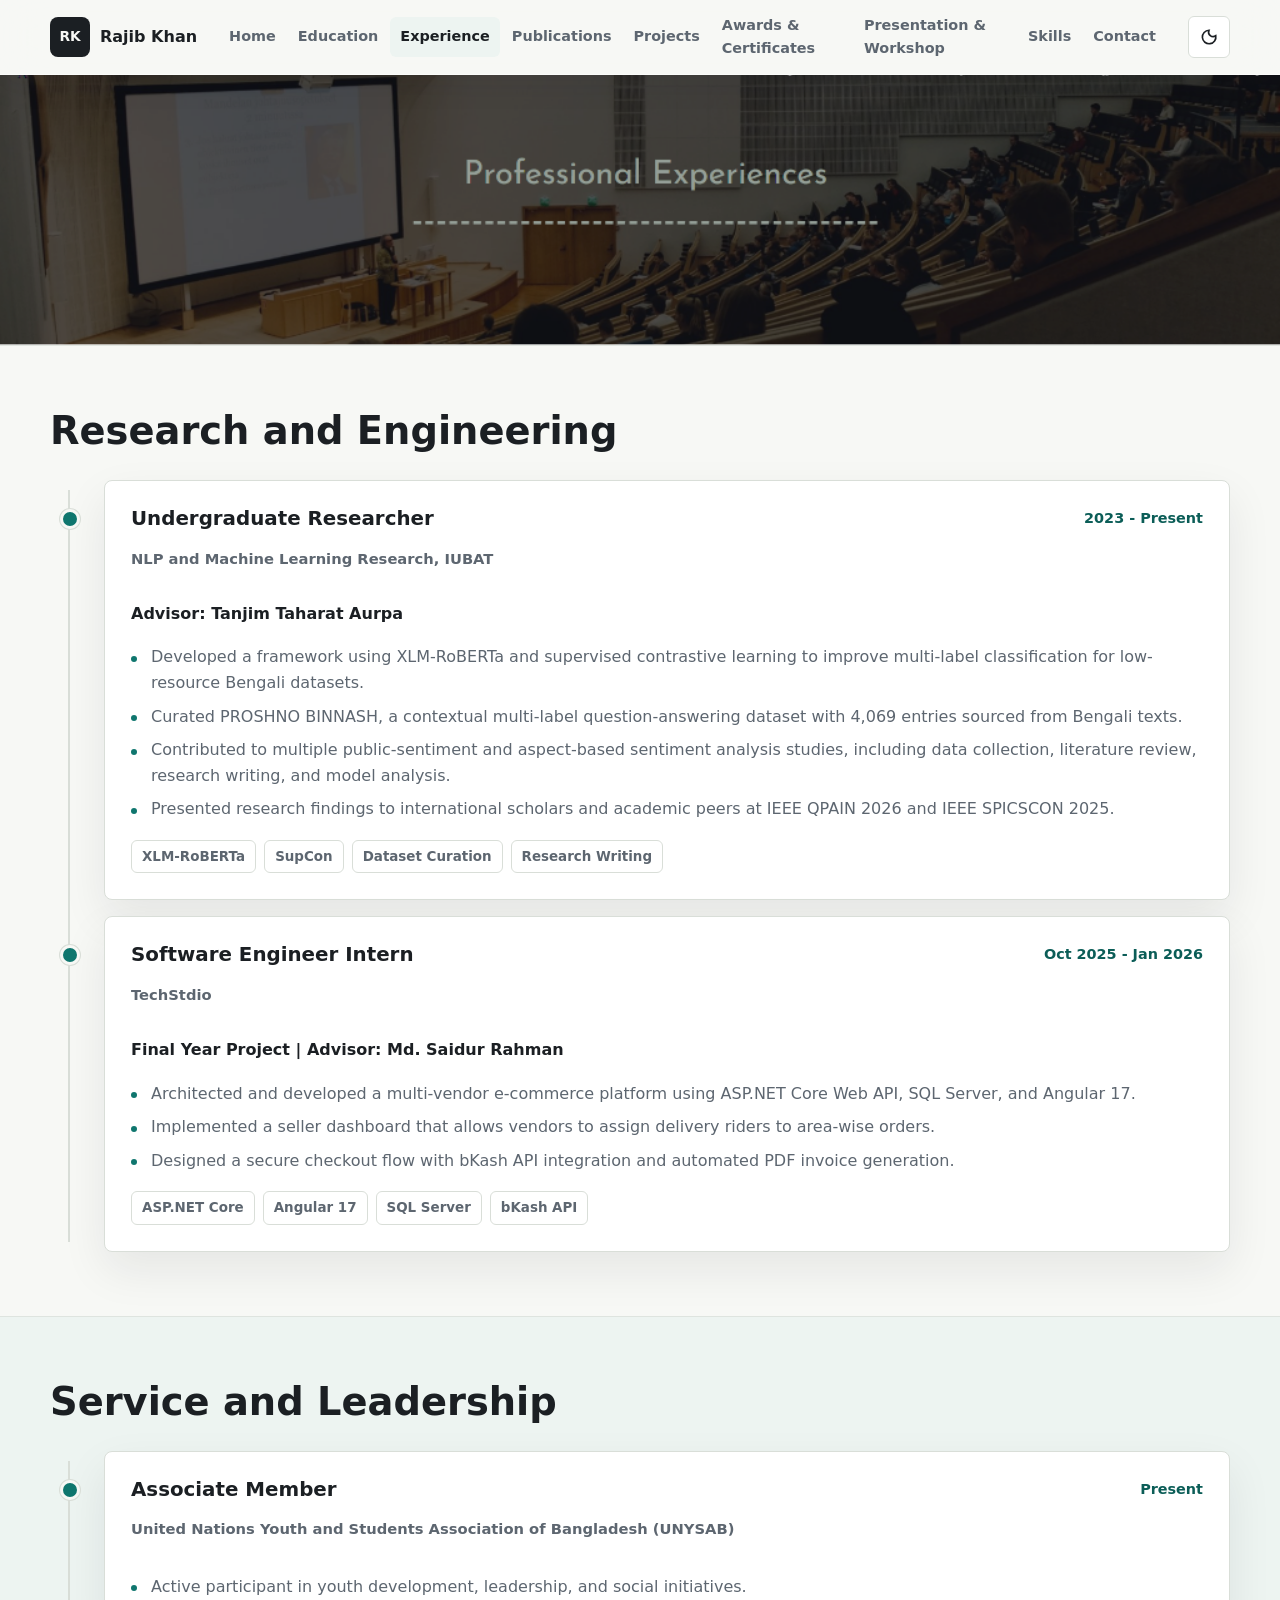
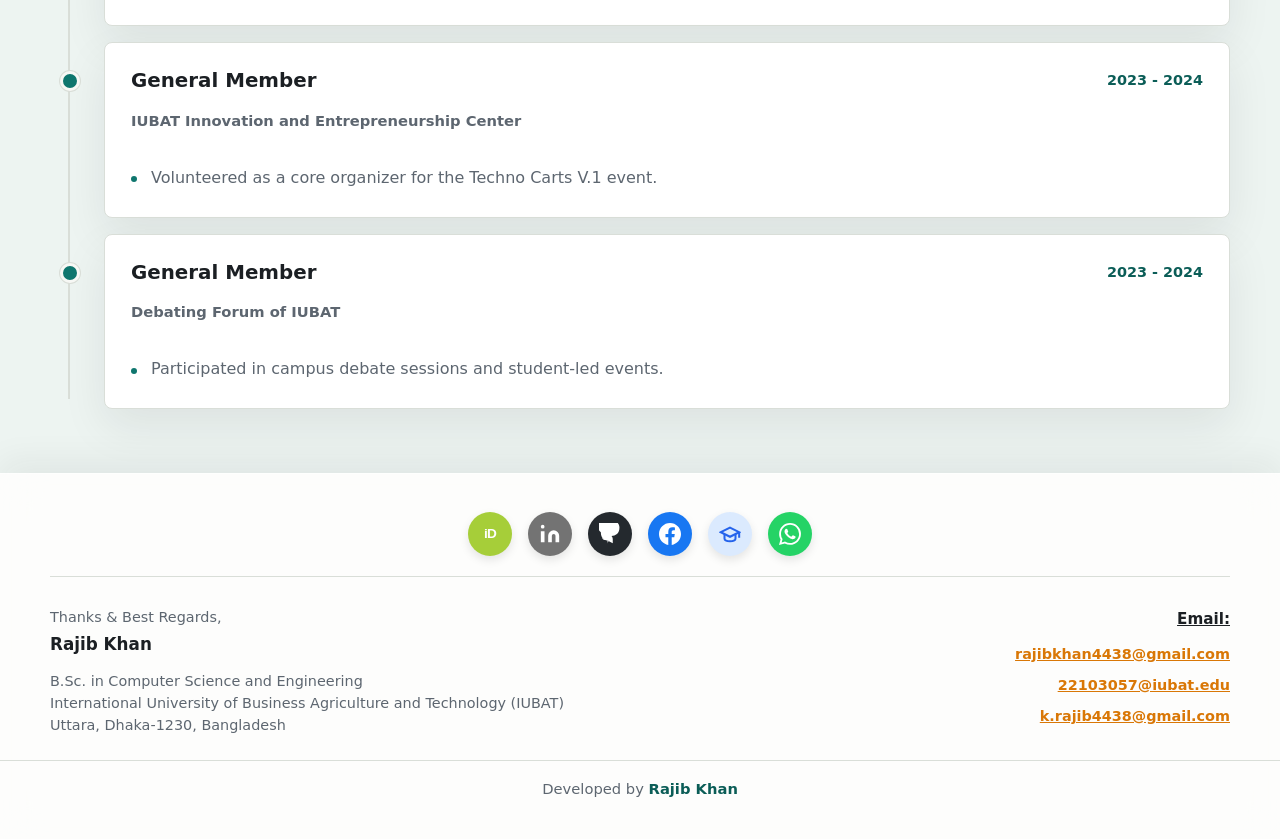
<file: experience.html>
<!doctype html>
<html lang="en">

<head>
  <meta charset="utf-8">
  <meta name="viewport" content="width=device-width, initial-scale=1">
  <title>Professional Experience - Rajib Khan</title>
  <meta name="description"
    content="Research, software engineering, service, and leadership experience of Rajib Khan in NLP, machine learning, and full-stack development.">
  <meta name="author" content="Rajib Khan">
  <meta name="developer" content="Rajib Khan">
  <meta name="robots" content="index, follow">
  <meta name="keywords"
    content="Rajib Khan experience, NLP research, software engineer intern, machine learning, full-stack development">
  <meta name="theme-color" content="#0f766e">
  <meta name="color-scheme" content="light dark">
  <link rel="canonical" href="https://rajibkhan.aio.bd/experience.html">
  <link rel="icon" type="image/x-icon" href="assets/favicon.ico">
  <link rel="icon" type="image/png" sizes="32x32" href="assets/favicon-32x32.png">
  <link rel="icon" type="image/png" sizes="16x16" href="assets/favicon-16x16.png">
  <link rel="icon" type="image/svg+xml" href="assets/favicon.svg">
  <link rel="apple-touch-icon" sizes="180x180" href="assets/apple-touch-icon.png">
  <link rel="manifest" href="site.webmanifest">
  <meta property="og:site_name" content="Rajib Khan Portfolio">
  <meta property="og:type" content="website">
  <meta property="og:title" content="Professional Experience - Rajib Khan">
  <meta property="og:description"
    content="Research, software engineering, service, and leadership experience of Rajib Khan.">
  <meta property="og:url" content="https://rajibkhan.aio.bd/experience.html">
  <meta property="og:image" content="https://rajibkhan.aio.bd/assets/rk-og.webp">
  <meta property="og:image:alt" content="Rajib Khan academic portfolio profile visual">
  <meta name="twitter:card" content="summary_large_image">
  <meta name="twitter:title" content="Professional Experience - Rajib Khan">
  <meta name="twitter:description"
    content="Research and engineering experience of Rajib Khan in NLP, ML, and software development.">
  <meta name="twitter:image" content="https://rajibkhan.aio.bd/assets/rk-og.webp">
  <link rel="stylesheet" href="assets/styles.css?v=22">
</head>

<body data-page="experience">
  <a class="skip-link" href="#main">Skip to content</a>
  <div class="scroll-progress" id="scroll-progress"></div>
  <header class="site-header" id="site-header">
    <div class="header-inner">
      <a class="brand" href="index.html" aria-label="Rajib Khan home">
        <span class="brand-mark">RK</span>
        <span class="brand-text">Rajib Khan</span>
      </a>
      <nav class="nav" id="primary-nav" aria-label="Primary navigation"></nav>
      <div class="header-actions">
        <button class="icon-button" id="theme-toggle" type="button" aria-label="Toggle color theme">
          <span data-icon="moon"></span>
        </button>
        <button class="icon-button menu-toggle" id="menu-toggle" type="button" aria-label="Open menu"
          aria-expanded="false">
          <span data-icon="menu"></span>
        </button>
      </div>
    </div>
  </header>
  <main class="site-main" id="main" tabindex="-1"></main>
  <footer class="site-footer" id="site-footer"></footer>
  <div class="toast" id="toast" role="status" aria-live="polite"></div>
  <button class="back-to-top" id="back-to-top" type="button" aria-label="Back to top">
    <span data-icon="arrow-up"></span>
  </button>
  <script src="assets/site.js?v=19" defer></script>
</body>

</html>
</file>
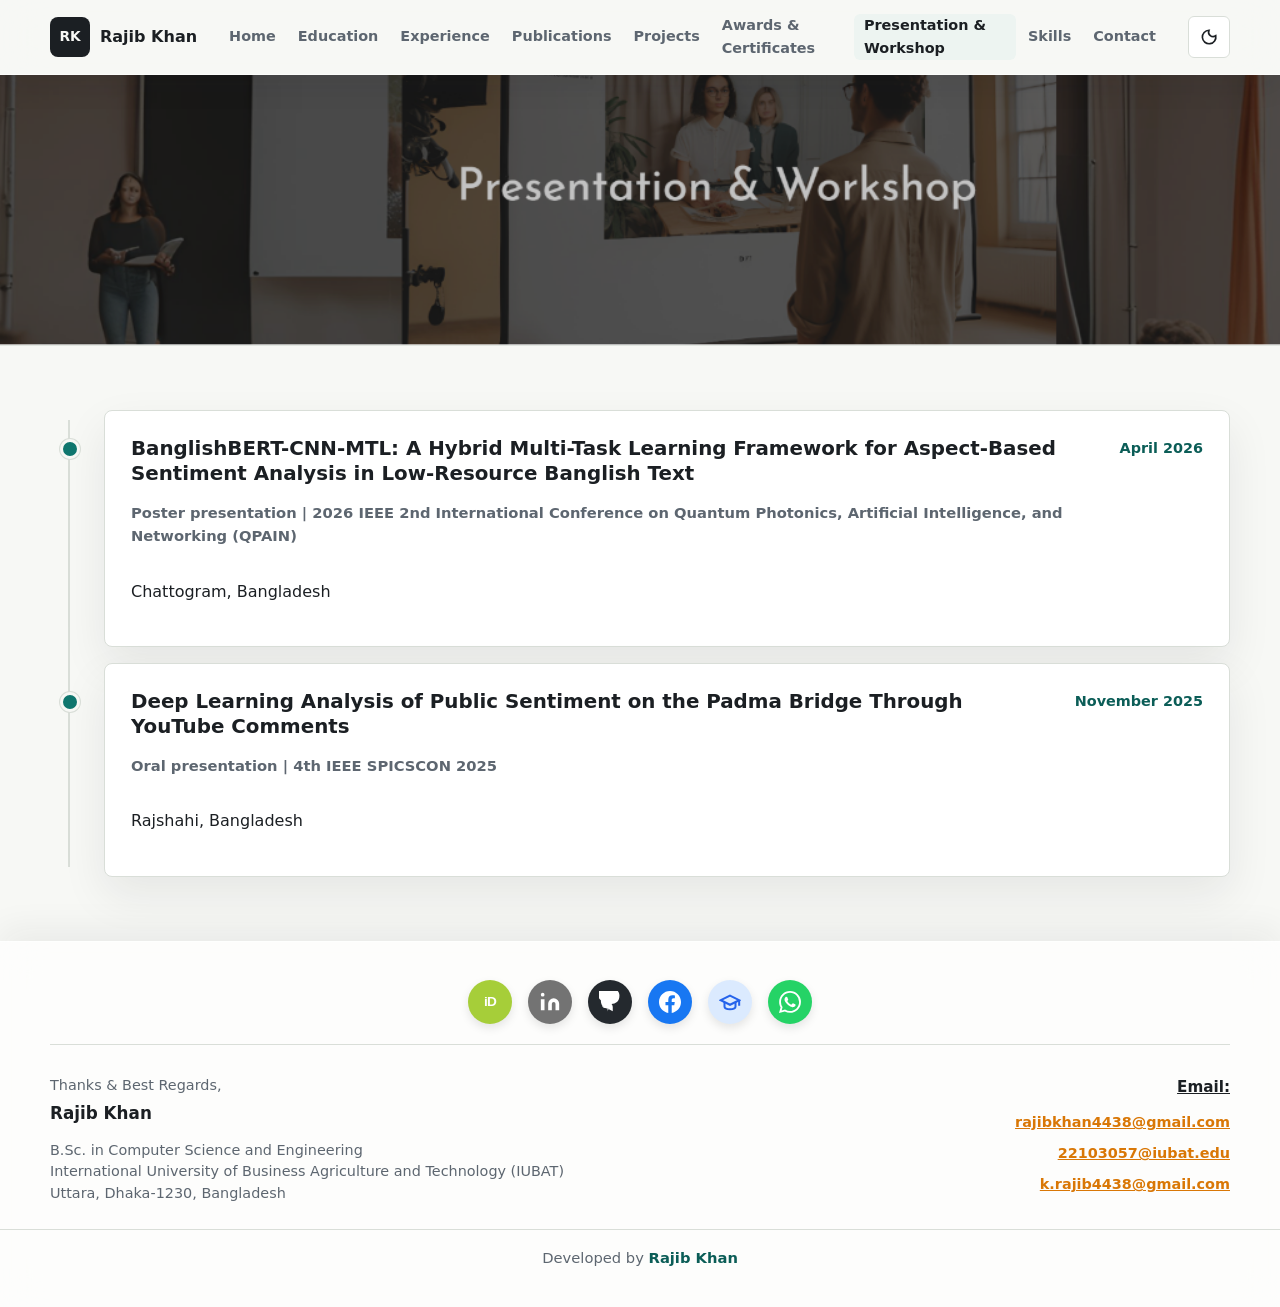
<file: presentations.html>
<!doctype html>
<html lang="en">

<head>
  <meta charset="utf-8">
  <meta name="viewport" content="width=device-width, initial-scale=1">
  <title>Presentations & Workshop - Rajib Khan</title>
  <meta name="description"
    content="Conference presentations, posters, and research talks by Rajib Khan in NLP, Banglish text analysis, and sentiment analysis.">
  <meta name="author" content="Rajib Khan">
  <meta name="developer" content="Rajib Khan">
  <meta name="robots" content="index, follow">
  <meta name="keywords"
    content="Rajib Khan presentations, IEEE QPAIN, IEEE SPICSCON, poster presentation, oral presentation">
  <meta name="theme-color" content="#0f766e">
  <meta name="color-scheme" content="light dark">
  <link rel="canonical" href="https://rajibkhan.aio.bd/presentations.html">
  <link rel="icon" type="image/x-icon" href="assets/favicon.ico">
  <link rel="icon" type="image/png" sizes="32x32" href="assets/favicon-32x32.png">
  <link rel="icon" type="image/png" sizes="16x16" href="assets/favicon-16x16.png">
  <link rel="icon" type="image/svg+xml" href="assets/favicon.svg">
  <link rel="apple-touch-icon" sizes="180x180" href="assets/apple-touch-icon.png">
  <link rel="manifest" href="site.webmanifest">
  <meta property="og:site_name" content="Rajib Khan Portfolio">
  <meta property="og:type" content="website">
  <meta property="og:title" content="Presentation & Workshop - Rajib Khan">
  <meta property="og:description" content="Conference presentations, posters, and research talks by Rajib Khan.">
  <meta property="og:url" content="https://rajibkhan.aio.bd/presentations.html">
  <meta property="og:image" content="https://rajibkhan.aio.bd/assets/rk-og.webp">
  <meta property="og:image:alt" content="Rajib Khan academic portfolio profile visual">
  <meta name="twitter:card" content="summary_large_image">
  <meta name="twitter:title" content="Presentation & Workshop - Rajib Khan">
  <meta name="twitter:description" content="Research presentations and posters by Rajib Khan.">
  <meta name="twitter:image" content="https://rajibkhan.aio.bd/assets/rk-og.webp">
  <link rel="stylesheet" href="assets/styles.css?v=22">
</head>

<body data-page="presentations">
  <a class="skip-link" href="#main">Skip to content</a>
  <div class="scroll-progress" id="scroll-progress"></div>
  <header class="site-header" id="site-header">
    <div class="header-inner">
      <a class="brand" href="index.html" aria-label="Rajib Khan home">
        <span class="brand-mark">RK</span>
        <span class="brand-text">Rajib Khan</span>
      </a>
      <nav class="nav" id="primary-nav" aria-label="Primary navigation"></nav>
      <div class="header-actions">
        <button class="icon-button" id="theme-toggle" type="button" aria-label="Toggle color theme">
          <span data-icon="moon"></span>
        </button>
        <button class="icon-button menu-toggle" id="menu-toggle" type="button" aria-label="Open menu"
          aria-expanded="false">
          <span data-icon="menu"></span>
        </button>
      </div>
    </div>
  </header>
  <main class="site-main" id="main" tabindex="-1"></main>
  <footer class="site-footer" id="site-footer"></footer>
  <div class="toast" id="toast" role="status" aria-live="polite"></div>
  <button class="back-to-top" id="back-to-top" type="button" aria-label="Back to top">
    <span data-icon="arrow-up"></span>
  </button>
  <script src="assets/site.js?v=19" defer></script>
</body>

</html>
</file>
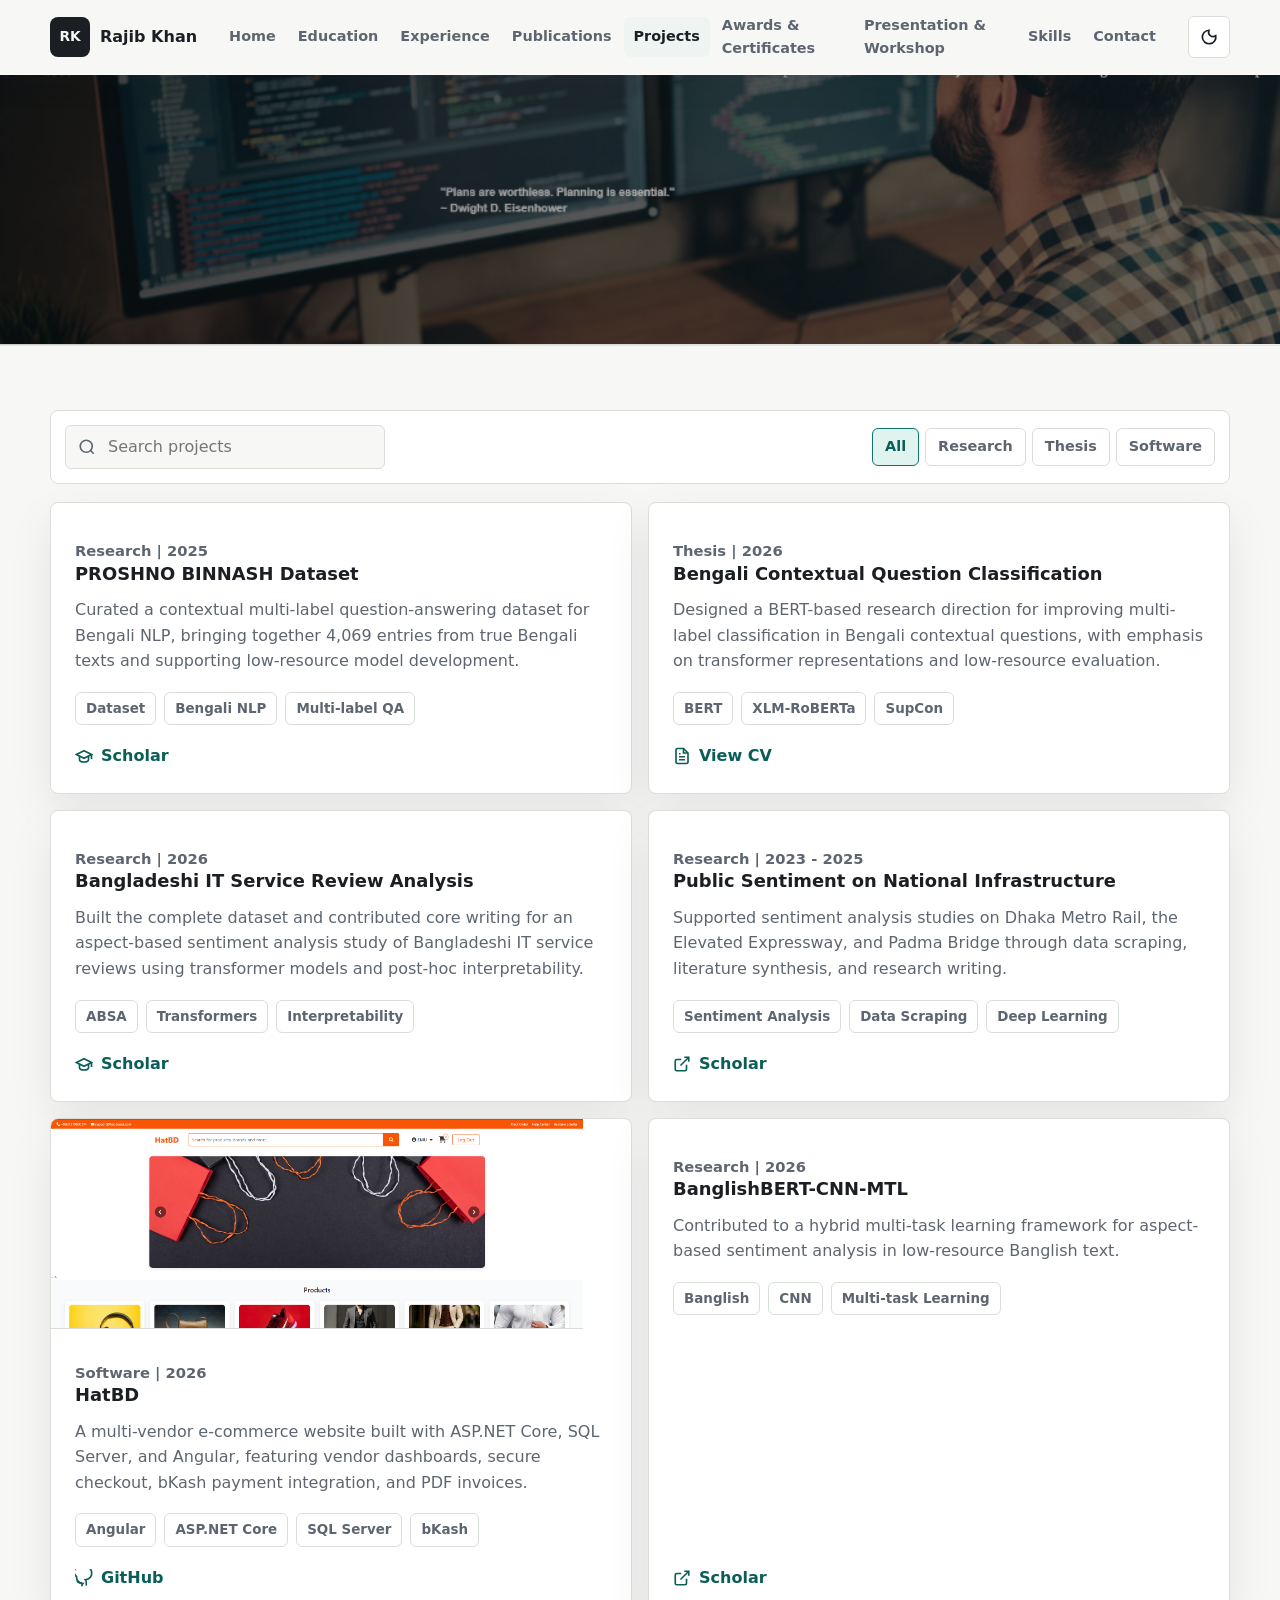
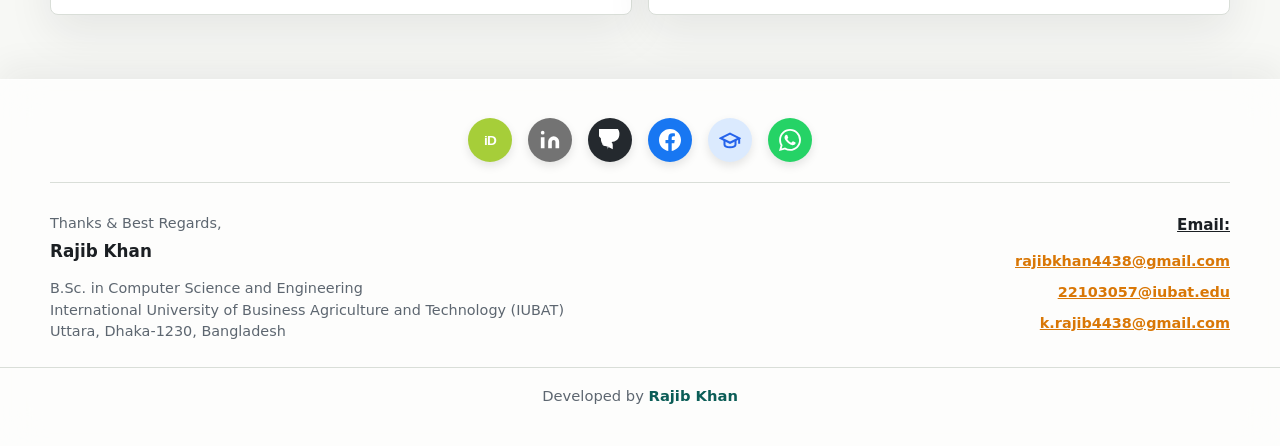
<file: projects.html>
<!doctype html>
<html lang="en">

<head>
  <meta charset="utf-8">
  <meta name="viewport" content="width=device-width, initial-scale=1">
  <title>Projects - Rajib Khan</title>
  <meta name="description"
    content="Research and software projects by Rajib Khan, including Bengali NLP datasets, sentiment analysis systems, and a multi-vendor e-commerce platform.">
  <meta name="author" content="Rajib Khan">
  <meta name="developer" content="Rajib Khan">
  <meta name="robots" content="index, follow">
  <meta name="keywords"
    content="Rajib Khan projects, Bengali NLP dataset, e-commerce platform, Angular, ASP.NET Core, machine learning projects">
  <meta name="theme-color" content="#0f766e">
  <meta name="color-scheme" content="light dark">
  <link rel="canonical" href="https://rajibkhan.aio.bd/projects.html">
  <link rel="icon" type="image/x-icon" href="assets/favicon.ico">
  <link rel="icon" type="image/png" sizes="32x32" href="assets/favicon-32x32.png">
  <link rel="icon" type="image/png" sizes="16x16" href="assets/favicon-16x16.png">
  <link rel="icon" type="image/svg+xml" href="assets/favicon.svg">
  <link rel="apple-touch-icon" sizes="180x180" href="assets/apple-touch-icon.png">
  <link rel="manifest" href="site.webmanifest">
  <meta property="og:site_name" content="Rajib Khan Portfolio">
  <meta property="og:type" content="website">
  <meta property="og:title" content="Projects - Rajib Khan">
  <meta property="og:description"
    content="Selected research and software projects by Rajib Khan in NLP, machine learning, and full-stack development.">
  <meta property="og:url" content="https://rajibkhan.aio.bd/projects.html">
  <meta property="og:image" content="https://rajibkhan.aio.bd/assets/rk-og.webp">
  <meta property="og:image:alt" content="Rajib Khan academic portfolio profile visual">
  <meta name="twitter:card" content="summary_large_image">
  <meta name="twitter:title" content="Projects - Rajib Khan">
  <meta name="twitter:description"
    content="Research and software projects by Rajib Khan in NLP, ML, and full-stack development.">
  <meta name="twitter:image" content="https://rajibkhan.aio.bd/assets/rk-og.webp">
  <link rel="stylesheet" href="assets/styles.css?v=22">
</head>

<body data-page="projects">
  <a class="skip-link" href="#main">Skip to content</a>
  <div class="scroll-progress" id="scroll-progress"></div>
  <header class="site-header" id="site-header">
    <div class="header-inner">
      <a class="brand" href="index.html" aria-label="Rajib Khan home">
        <span class="brand-mark">RK</span>
        <span class="brand-text">Rajib Khan</span>
      </a>
      <nav class="nav" id="primary-nav" aria-label="Primary navigation"></nav>
      <div class="header-actions">
        <button class="icon-button" id="theme-toggle" type="button" aria-label="Toggle color theme">
          <span data-icon="moon"></span>
        </button>
        <button class="icon-button menu-toggle" id="menu-toggle" type="button" aria-label="Open menu"
          aria-expanded="false">
          <span data-icon="menu"></span>
        </button>
      </div>
    </div>
  </header>
  <main class="site-main" id="main" tabindex="-1"></main>
  <footer class="site-footer" id="site-footer"></footer>
  <div class="toast" id="toast" role="status" aria-live="polite"></div>
  <button class="back-to-top" id="back-to-top" type="button" aria-label="Back to top">
    <span data-icon="arrow-up"></span>
  </button>
  <script src="assets/site.js?v=19" defer></script>
</body>

</html>
</file>
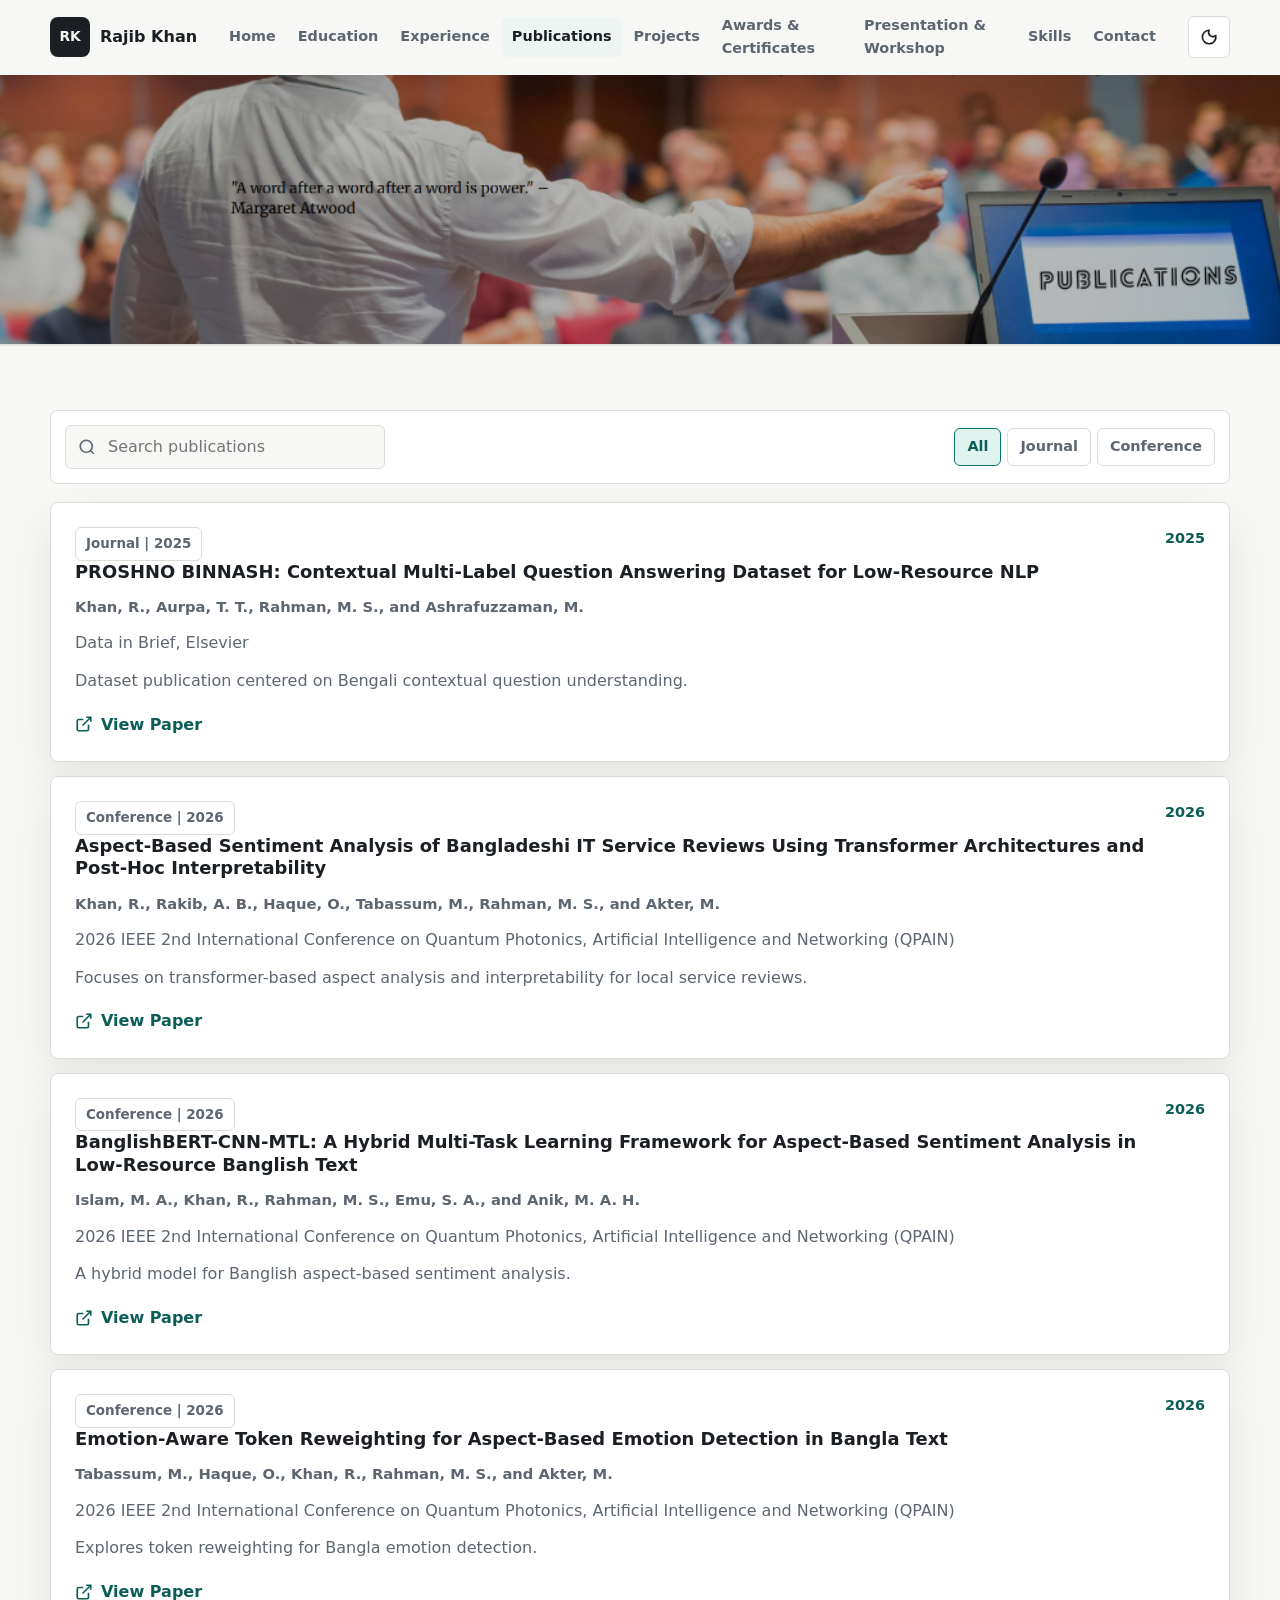
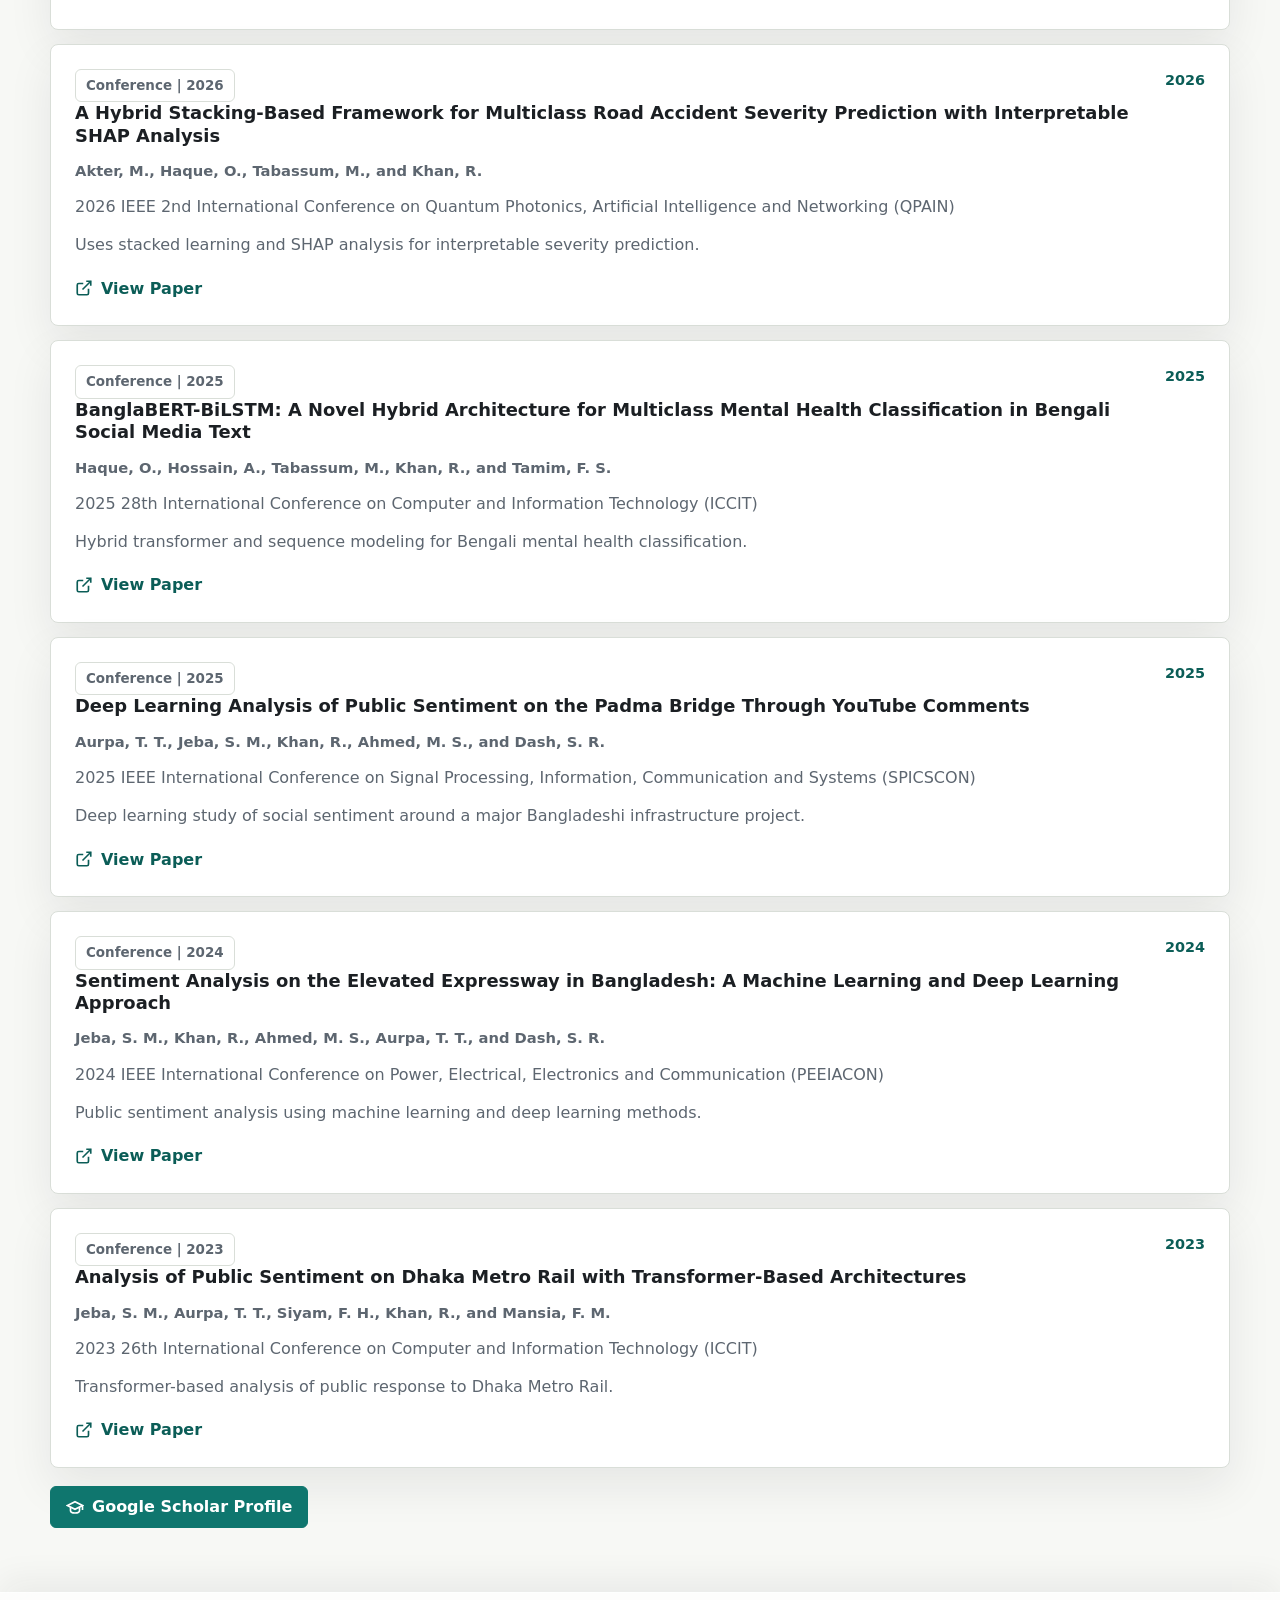
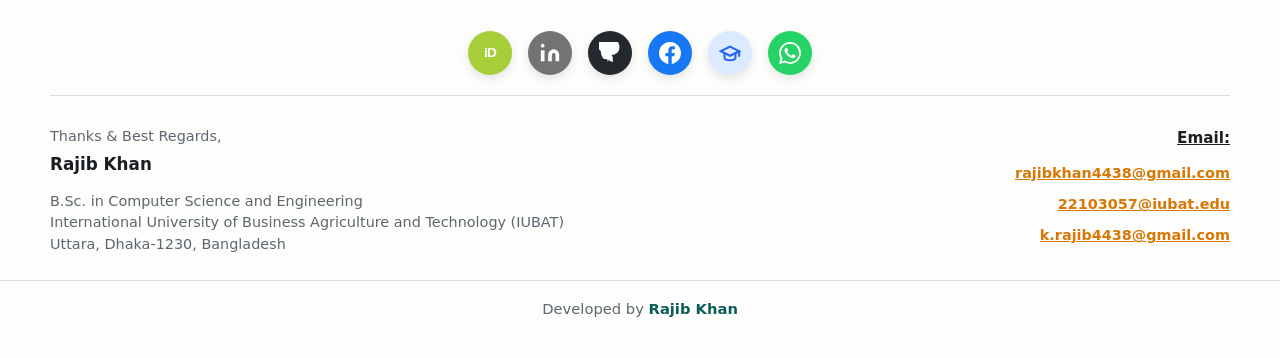
<file: publications.html>
<!doctype html>
<html lang="en">

<head>
  <meta charset="utf-8">
  <meta name="viewport" content="width=device-width, initial-scale=1">
  <title>Publications - Rajib Khan</title>
  <meta name="description"
    content="Publications, preprints, and conference papers by Rajib Khan on Bengali NLP, Banglish text, sentiment analysis, and interpretable machine learning.">
  <meta name="author" content="Rajib Khan">
  <meta name="developer" content="Rajib Khan">
  <meta name="robots" content="index, follow">
  <meta name="keywords"
    content="Rajib Khan publications, Bengali NLP, Banglish NLP, IEEE, Data in Brief, sentiment analysis">
  <meta name="theme-color" content="#0f766e">
  <meta name="color-scheme" content="light dark">
  <link rel="canonical" href="https://rajibkhan.aio.bd/publications.html">
  <link rel="icon" type="image/x-icon" href="assets/favicon.ico">
  <link rel="icon" type="image/png" sizes="32x32" href="assets/favicon-32x32.png">
  <link rel="icon" type="image/png" sizes="16x16" href="assets/favicon-16x16.png">
  <link rel="icon" type="image/svg+xml" href="assets/favicon.svg">
  <link rel="apple-touch-icon" sizes="180x180" href="assets/apple-touch-icon.png">
  <link rel="manifest" href="site.webmanifest">
  <meta property="og:site_name" content="Rajib Khan Portfolio">
  <meta property="og:type" content="website">
  <meta property="og:title" content="Publications - Rajib Khan">
  <meta property="og:description"
    content="Research publications and preprints by Rajib Khan in Bengali NLP, Banglish NLP, sentiment analysis, and machine learning.">
  <meta property="og:url" content="https://rajibkhan.aio.bd/publications.html">
  <meta property="og:image" content="https://rajibkhan.aio.bd/assets/rk-og.webp">
  <meta property="og:image:alt" content="Rajib Khan academic portfolio profile visual">
  <meta name="twitter:card" content="summary_large_image">
  <meta name="twitter:title" content="Publications - Rajib Khan">
  <meta name="twitter:description"
    content="Publications by Rajib Khan in Bengali NLP, Banglish text analysis, and machine learning.">
  <meta name="twitter:image" content="https://rajibkhan.aio.bd/assets/rk-og.webp">
  <link rel="stylesheet" href="assets/styles.css?v=22">
</head>

<body data-page="publications">
  <a class="skip-link" href="#main">Skip to content</a>
  <div class="scroll-progress" id="scroll-progress"></div>
  <header class="site-header" id="site-header">
    <div class="header-inner">
      <a class="brand" href="index.html" aria-label="Rajib Khan home">
        <span class="brand-mark">RK</span>
        <span class="brand-text">Rajib Khan</span>
      </a>
      <nav class="nav" id="primary-nav" aria-label="Primary navigation"></nav>
      <div class="header-actions">
        <button class="icon-button" id="theme-toggle" type="button" aria-label="Toggle color theme">
          <span data-icon="moon"></span>
        </button>
        <button class="icon-button menu-toggle" id="menu-toggle" type="button" aria-label="Open menu"
          aria-expanded="false">
          <span data-icon="menu"></span>
        </button>
      </div>
    </div>
  </header>
  <main class="site-main" id="main" tabindex="-1"></main>
  <footer class="site-footer" id="site-footer"></footer>
  <div class="toast" id="toast" role="status" aria-live="polite"></div>
  <button class="back-to-top" id="back-to-top" type="button" aria-label="Back to top">
    <span data-icon="arrow-up"></span>
  </button>
  <script src="assets/site.js?v=19" defer></script>
</body>

</html>
</file>
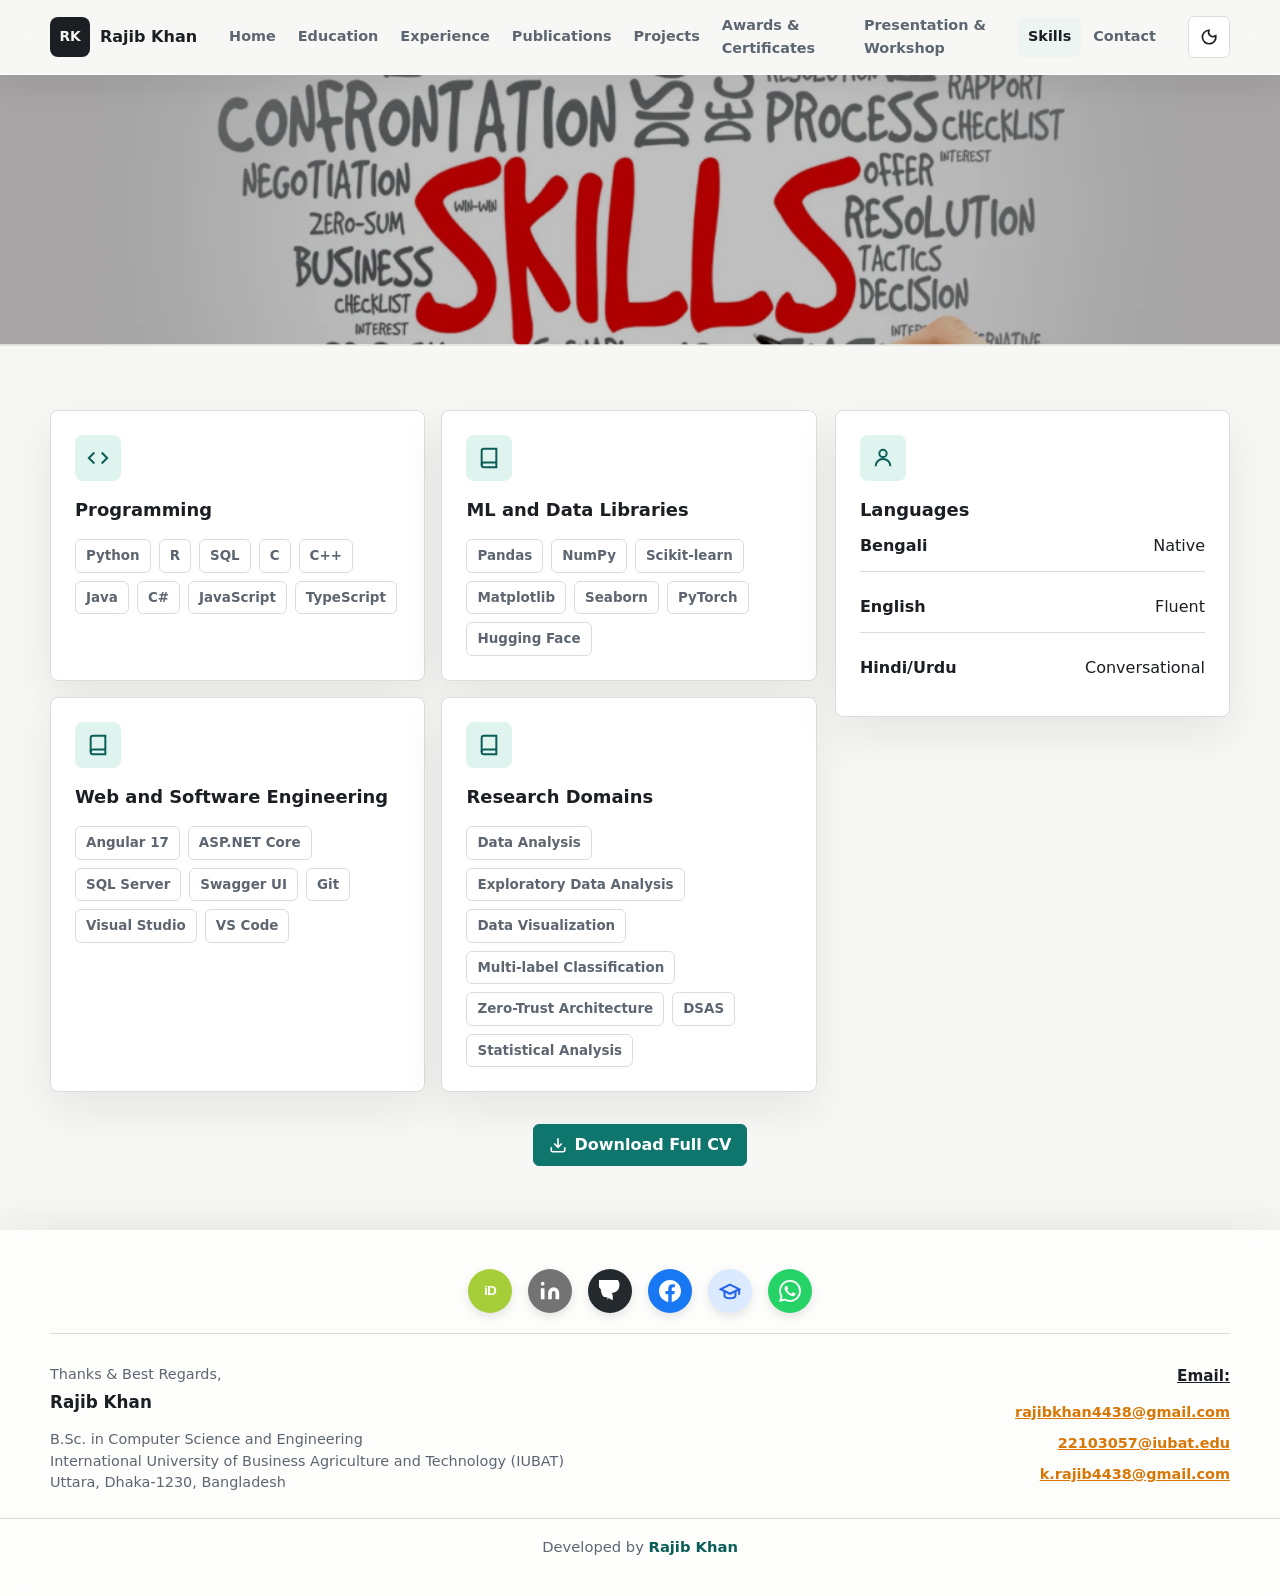
<file: skills.html>
<!doctype html>
<html lang="en">

<head>
  <meta charset="utf-8">
  <meta name="viewport" content="width=device-width, initial-scale=1">
  <title>Skills - Rajib Khan</title>
  <meta name="description"
    content="Technical skills, programming languages, tools, machine learning libraries, and research domains of Rajib Khan.">
  <meta name="author" content="Rajib Khan">
  <meta name="developer" content="Rajib Khan">
  <meta name="robots" content="index, follow">
  <meta name="keywords"
    content="Rajib Khan skills, Python, PyTorch, Hugging Face, Angular, ASP.NET Core, machine learning, NLP">
  <meta name="theme-color" content="#0f766e">
  <meta name="color-scheme" content="light dark">
  <link rel="canonical" href="https://rajibkhan.aio.bd/skills.html">
  <link rel="icon" type="image/x-icon" href="assets/favicon.ico">
  <link rel="icon" type="image/png" sizes="32x32" href="assets/favicon-32x32.png">
  <link rel="icon" type="image/png" sizes="16x16" href="assets/favicon-16x16.png">
  <link rel="icon" type="image/svg+xml" href="assets/favicon.svg">
  <link rel="apple-touch-icon" sizes="180x180" href="assets/apple-touch-icon.png">
  <link rel="manifest" href="site.webmanifest">
  <meta property="og:site_name" content="Rajib Khan Portfolio">
  <meta property="og:type" content="website">
  <meta property="og:title" content="Skills - Rajib Khan">
  <meta property="og:description"
    content="Technical skills, programming languages, tools, ML libraries, and research domains of Rajib Khan.">
  <meta property="og:url" content="https://rajibkhan.aio.bd/skills.html">
  <meta property="og:image" content="https://rajibkhan.aio.bd/assets/rk-og.webp">
  <meta property="og:image:alt" content="Rajib Khan academic portfolio profile visual">
  <meta name="twitter:card" content="summary_large_image">
  <meta name="twitter:title" content="Skills - Rajib Khan">
  <meta name="twitter:description" content="Technical skills and research domains of Rajib Khan.">
  <meta name="twitter:image" content="https://rajibkhan.aio.bd/assets/rk-og.webp">
  <link rel="stylesheet" href="assets/styles.css?v=22">
</head>

<body data-page="skills">
  <a class="skip-link" href="#main">Skip to content</a>
  <div class="scroll-progress" id="scroll-progress"></div>
  <header class="site-header" id="site-header">
    <div class="header-inner">
      <a class="brand" href="index.html" aria-label="Rajib Khan home">
        <span class="brand-mark">RK</span>
        <span class="brand-text">Rajib Khan</span>
      </a>
      <nav class="nav" id="primary-nav" aria-label="Primary navigation"></nav>
      <div class="header-actions">
        <button class="icon-button" id="theme-toggle" type="button" aria-label="Toggle color theme">
          <span data-icon="moon"></span>
        </button>
        <button class="icon-button menu-toggle" id="menu-toggle" type="button" aria-label="Open menu"
          aria-expanded="false">
          <span data-icon="menu"></span>
        </button>
      </div>
    </div>
  </header>
  <main class="site-main" id="main" tabindex="-1"></main>
  <footer class="site-footer" id="site-footer"></footer>
  <div class="toast" id="toast" role="status" aria-live="polite"></div>
  <button class="back-to-top" id="back-to-top" type="button" aria-label="Back to top">
    <span data-icon="arrow-up"></span>
  </button>
  <script src="assets/site.js?v=19" defer></script>
</body>

</html>
</file>
<file: assets/styles.css>
:root {
  color-scheme: light;
  --bg: #f7f8f5;
  --surface: #ffffff;
  --surface-alt: #edf4f1;
  --ink: #1b1f23;
  --muted: #5d6670;
  --line: #d9ded8;
  --accent: #0f766e;
  --accent-strong: #0b5d57;
  --accent-soft: #dff4ee;
  --blue: #2563eb;
  --amber: #d97706;
  --rose: #be123c;
  --shadow: 0 18px 45px rgba(27, 31, 35, 0.08);
  --radius: 8px;
  --max-width: 1180px;
  --header-height: 74px;
}

[data-theme="dark"] {
  color-scheme: dark;
  --bg: #101411;
  --surface: #181d1a;
  --surface-alt: #17211f;
  --ink: #f4f7f3;
  --muted: #aab4b1;
  --line: #303833;
  --accent: #5eead4;
  --accent-strong: #99f6e4;
  --accent-soft: #143732;
  --blue: #93c5fd;
  --amber: #fbbf24;
  --rose: #fb7185;
  --shadow: 0 18px 45px rgba(0, 0, 0, 0.32);
}

* {
  box-sizing: border-box;
}

html {
  scroll-behavior: smooth;
}

body {
  margin: 0;
  min-height: 100vh;
  background: var(--bg);
  color: var(--ink);
  font-family: Inter, ui-sans-serif, system-ui, -apple-system, BlinkMacSystemFont, "Segoe UI", Arial, sans-serif;
  line-height: 1.6;
  letter-spacing: 0;
}

img,
svg {
  display: block;
  max-width: 100%;
}

a {
  color: inherit;
}

button,
input {
  font: inherit;
}

.skip-link {
  position: fixed;
  top: 12px;
  left: 12px;
  z-index: 100;
  padding: 10px 14px;
  background: var(--ink);
  color: var(--bg);
  border-radius: 6px;
  transform: translateY(-140%);
  transition: transform 180ms ease;
}

.skip-link:focus {
  transform: translateY(0);
}

.scroll-progress {
  position: fixed;
  inset: 0 auto auto 0;
  z-index: 80;
  width: 0;
  height: 3px;
  background: linear-gradient(90deg, var(--accent), var(--blue), var(--amber));
}

.site-header {
  position: sticky;
  top: 0;
  z-index: 50;
  min-height: var(--header-height);
  border-bottom: 1px solid color-mix(in srgb, var(--surface) 66%, transparent);
  background: color-mix(in srgb, var(--bg) 68%, transparent);
  box-shadow: 0 10px 30px color-mix(in srgb, var(--ink) 8%, transparent);
  backdrop-filter: blur(20px) saturate(1.25);
  -webkit-backdrop-filter: blur(20px) saturate(1.25);
}

.header-inner {
  width: min(100% - 36px, var(--max-width));
  min-height: var(--header-height);
  margin: 0 auto;
  display: flex;
  align-items: center;
  gap: 22px;
}

.brand {
  display: inline-flex;
  align-items: center;
  gap: 10px;
  min-width: max-content;
  text-decoration: none;
  font-weight: 800;
}

.brand-mark {
  display: grid;
  place-items: center;
  width: 40px;
  height: 40px;
  border-radius: 8px;
  background: var(--ink);
  color: var(--bg);
  font-size: 0.86rem;
  line-height: 1;
}

.brand-text {
  font-size: 1rem;
}

.nav {
  display: flex;
  align-items: center;
  gap: 2px;
  margin-left: auto;
}

.nav a {
  display: inline-flex;
  align-items: center;
  min-height: 40px;
  padding: 0 10px;
  border-radius: 6px;
  color: var(--muted);
  text-decoration: none;
  font-size: 0.9rem;
  font-weight: 650;
}

.nav a:hover,
.nav a:focus-visible,
.nav a[aria-current="page"] {
  color: var(--ink);
  background: var(--surface-alt);
  outline: 0;
}

.header-actions {
  display: flex;
  align-items: center;
  gap: 8px;
  min-width: max-content;
}

.button,
.icon-button {
  display: inline-flex;
  align-items: center;
  justify-content: center;
  flex: 0 0 auto;
  border: 1px solid var(--line);
  border-radius: 6px;
  background: var(--surface);
  color: var(--ink);
  text-decoration: none;
  cursor: pointer;
  transition: transform 160ms ease, border-color 160ms ease, background 160ms ease, color 160ms ease;
}

.button {
  min-height: 42px;
  gap: 8px;
  padding: 0 15px;
  font-weight: 760;
}

.button.primary {
  border-color: var(--accent);
  background: var(--accent);
  color: #ffffff;
}

[data-theme="dark"] .button.primary {
  color: #06201d;
}

.button.ghost {
  background: transparent;
}

.button:hover,
.button:focus-visible,
.icon-button:hover,
.icon-button:focus-visible {
  transform: translateY(-1px);
  border-color: var(--accent);
  outline: 0;
}

.icon-button {
  width: 42px;
  height: 42px;
}

.button svg,
.icon-button svg,
.social-link svg,
.contact-link svg,
.mini-link svg,
.search-box svg {
  width: 18px;
  height: 18px;
  stroke-width: 2.2;
  flex: 0 0 18px;
}

.meta-pill svg {
  width: 16px;
  height: 16px;
  flex: 0 0 16px;
  margin-right: 7px;
  stroke-width: 2.35;
}

.menu-toggle {
  display: none;
}

.site-main {
  min-height: calc(100vh - var(--header-height));
}

.container {
  width: min(100% - 36px, var(--max-width));
  margin: 0 auto;
}

.page-hero {
  padding: 72px 0 44px;
  border-bottom: 1px solid var(--line);
}

.eyebrow {
  display: inline-flex;
  align-items: center;
  gap: 8px;
  margin: 0 0 16px;
  color: var(--accent-strong);
  font-size: 0.83rem;
  font-weight: 800;
  text-transform: uppercase;
}

.eyebrow::before {
  content: "";
  width: 28px;
  height: 2px;
  background: currentColor;
}

.page-title {
  max-width: 820px;
  margin: 0;
  font-size: clamp(2.25rem, 5vw, 5.4rem);
  line-height: 0.98;
  letter-spacing: 0;
}

.page-lede {
  max-width: 760px;
  margin: 22px 0 0;
  color: var(--muted);
  font-size: clamp(1.03rem, 1.5vw, 1.22rem);
}

.section-image-header {
  height: min(30svh, 300px);
  border-bottom: 1px solid color-mix(in srgb, var(--surface) 62%, transparent);
  background:
    linear-gradient(90deg, rgba(4, 26, 24, 0.7), rgba(4, 26, 24, 0.26)),
    url("iubat-campus.jpg") center / cover no-repeat;
  position: relative;
  display: flex;
  align-items: center;
}

.section-image-header--skills {
  background:
    linear-gradient(0deg, rgba(0, 0, 0, 0.25), rgba(0, 0, 0, 0.25)),
    url("skills-header.png") center / cover no-repeat;
}

.section-image-header--projects {
  background:
    linear-gradient(90deg, rgba(0, 0, 0, 0.55), rgba(0, 0, 0, 0.15)),
    url("projects-header.png") center 35% / cover no-repeat;
}

.section-image-header--experience {
  background:
    linear-gradient(0deg, rgba(0, 0, 0, 0.3), rgba(0, 0, 0, 0.3)),
    url("experience-header.png") center / cover no-repeat;
}

.section-image-header--awards {
  background-position: center 38%;
}

.section-image-header--presentations {
  background:
    linear-gradient(0deg, rgba(0, 0, 0, 0.22), rgba(0, 0, 0, 0.22)),
    url("presentations-header.png") center / cover no-repeat;
}

.section-image-header--publications {
  background:
    linear-gradient(0deg, rgba(0, 0, 0, 0.28), rgba(0, 0, 0, 0.28)),
    url("publications-header.png") center 40% / cover no-repeat;
}

.section-image-header--education {
  background:
    linear-gradient(90deg, rgba(0, 0, 0, 0.45), rgba(0, 0, 0, 0.15)),
    url("education-header.png") center / cover no-repeat;
}

.header-title-container {
  width: min(100% - 36px, var(--max-width));
  margin: 0 auto;
}

.header-image-title {
  margin: 0;
  color: #ffffff;
  font-size: clamp(2.2rem, 6.5vw, 5rem);
  font-weight: 850;
  text-shadow: 0 4px 18px rgba(0, 0, 0, 0.65), 0 1px 2px rgba(0, 0, 0, 0.85);
  max-width: 60%;
}

@media (max-width: 640px) {
  .header-image-title {
    max-width: 100%;
    text-align: center;
  }
}

.home-hero {
  padding: 100px 0 76px;
  scroll-margin-top: calc(var(--header-height) + 18px);
}

.arrival-hero {
  position: relative;
  display: grid;
  min-height: calc(67svh - var(--header-height));
  overflow: hidden;
  isolation: isolate;
  color: #f8fffd;
}

.arrival-hero-image,
.arrival-hero-overlay {
  position: absolute;
  inset: -24px;
  z-index: -1;
}

.arrival-hero-image {
  background: url("iubat-campus.jpg") center 35% / cover no-repeat;
  filter: saturate(0.92) brightness(0.85);
  transform: scale(1.04);
}

.arrival-hero-overlay {
  background:
    linear-gradient(90deg, rgba(4, 26, 24, 0.87), rgba(4, 26, 24, 0.58) 58%, rgba(4, 26, 24, 0.33)),
    linear-gradient(0deg, rgba(4, 26, 24, 0.6), transparent 55%);
}

.arrival-hero-content {
  align-self: center;
  padding: 48px 0 48px clamp(24px, 9vw, 150px);
  text-shadow: 0 2px 8px rgba(0, 0, 0, 0.8), 0 4px 22px rgba(0, 0, 0, 0.7);
}

.arrival-kicker {
  display: none;
  /* Removed as requested */
}

.arrival-hero h1 {
  max-width: 920px;
  margin: 0;
  font-size: clamp(2.4rem, 6.2vw, 4.4rem);
  /* Smaller name sized to match Afrid template */
  line-height: 1.05;
  letter-spacing: -0.035em;
}

.arrival-subtitle {
  max-width: 820px;
  margin: 16px 0 0;
  color: #b4f5e6;
  /* Mint cyan accent */
  font-size: clamp(1.1rem, 2.2vw, 1.45rem);
  font-weight: 700;
  letter-spacing: 0.02em;
  line-height: 1.35;
}

.arrival-scroll {
  display: inline-flex;
  align-items: center;
  gap: 11px;
  margin-top: 42px;
  padding-bottom: 8px;
  border-bottom: 1px solid rgba(248, 255, 253, 0.7);
  color: inherit;
  font-weight: 800;
  text-decoration: none;
}

.arrival-scroll span:last-child {
  font-size: 1.4rem;
  line-height: 1;
  animation: arrival-bob 1.8s ease-in-out infinite;
}

@keyframes arrival-bob {
  50% {
    transform: translateY(5px);
  }
}

.about-slider-wrap {
  display: flex;
  align-items: center;
  justify-content: center;
  gap: 16px;
  margin-top: 10px;
  margin-bottom: 48px;
}

.about-slider-bar {
  width: 4px;
  height: 3.5rem;
  background-color: var(--accent);
  border-radius: 2px;
}

.about-slider-text {
  font-size: clamp(2rem, 5vw, 3.8rem);
  font-weight: 800;
  letter-spacing: 0.15em;
  color: transparent;
  -webkit-text-stroke: 1.5px var(--accent);
  text-shadow: 2px 2px 0px rgba(15, 118, 110, 0.1);
  text-transform: uppercase;
  transition: opacity 300ms ease;
  line-height: 1;
}

[data-theme="dark"] .about-slider-text {
  text-shadow: 2px 2px 0px rgba(94, 234, 212, 0.15);
}

.home-hero-grid {
  display: grid;
  grid-template-columns: minmax(320px, 0.45fr) minmax(0, 0.55fr);
  gap: 44px;
  align-items: flex-start;
}

.new-hello-heading {
  font-size: clamp(2.5rem, 5vw, 3.8rem);
  font-weight: 700;
  color: var(--accent-strong);
  margin-top: 0;
  margin-bottom: 1.5rem;
  line-height: 1.1;
}

.hero-paragraphs {
  display: flex;
  flex-direction: column;
  gap: 20px;
}

.hero-lede-paragraph {
  color: var(--muted);
  font-size: 1.05rem;
  line-height: 1.62;
  margin: 0;
}

.hero-copy {
  max-width: 760px;
}

.hero-kicker {
  display: inline-flex;
  align-items: center;
  gap: 10px;
  margin-bottom: 22px;
  color: var(--accent-strong);
  font-weight: 800;
  text-transform: uppercase;
  font-size: 0.84rem;
}

.hero-kicker::before {
  content: "";
  width: 36px;
  height: 2px;
  background: currentColor;
}

.hero-title {
  margin: 0;
  font-size: clamp(3rem, 7vw, 7.4rem);
  line-height: 0.92;
  letter-spacing: 0;
}

.hero-role {
  margin: 22px 0 0;
  color: var(--ink);
  font-size: clamp(1.05rem, 2vw, 1.42rem);
  font-weight: 760;
}

.hero-lede {
  max-width: 720px;
  margin: 20px 0 0;
  color: var(--muted);
  font-size: 1.08rem;
}

.hero-actions {
  display: flex;
  flex-wrap: wrap;
  gap: 12px;
  margin-top: 30px;
}

.publication-actions {
  justify-content: center;
}

.hero-meta {
  display: flex;
  flex-wrap: wrap;
  gap: 10px;
  margin-top: 28px;
}

.meta-pill,
.tag,
.pub-type {
  display: inline-flex;
  align-items: center;
  gap: 0;
  min-height: 30px;
  padding: 5px 10px;
  border: 1px solid var(--line);
  border-radius: 6px;
  background: var(--surface);
  color: var(--muted);
  font-size: 0.84rem;
  font-weight: 700;
}

.hero-aside {
  display: grid;
  gap: 16px;
}

.profile-frame {
  border: 1px solid var(--line);
  border-radius: 8px;
  background: var(--surface);
  box-shadow: var(--shadow);
  overflow: hidden;
}

.profile-frame img {
  width: 100%;
  aspect-ratio: 1 / 1.1;
  object-fit: cover;
  object-position: center top;
}

.stat-grid {
  display: grid;
  grid-template-columns: repeat(3, 1fr);
  gap: 10px;
}

.stat-tile {
  min-height: 104px;
  padding: 16px;
  border: 1px solid var(--line);
  border-radius: 8px;
  background: var(--surface);
}

.stat-number {
  display: block;
  color: var(--accent-strong);
  font-size: clamp(1.45rem, 2vw, 2rem);
  line-height: 1;
  font-weight: 850;
}

.stat-label {
  display: block;
  margin-top: 10px;
  color: var(--muted);
  font-size: 0.82rem;
  line-height: 1.35;
  font-weight: 700;
}

.section-band {
  padding: 64px 0;
  border-top: 1px solid color-mix(in srgb, var(--line) 70%, transparent);
}

.section-band.alt {
  background: var(--surface-alt);
}

.section-heading {
  display: grid;
  grid-template-columns: minmax(0, 0.72fr) minmax(280px, 0.28fr);
  gap: 30px;
  align-items: end;
  margin-bottom: 28px;
}

.section-heading h2 {
  margin: 0;
  font-size: clamp(1.7rem, 3vw, 2.7rem);
  line-height: 1.1;
}

.section-heading p {
  margin: 0;
  color: var(--muted);
}

.quick-grid,
.project-grid,
.skill-grid,
.contact-grid,
.award-grid,
.certificate-grid {
  display: grid;
  gap: 16px;
}

.quick-grid {
  grid-template-columns: repeat(3, 1fr);
}

.project-grid {
  grid-template-columns: repeat(2, minmax(0, 1fr));
}

.skill-grid {
  grid-template-columns: repeat(2, minmax(0, 1fr));
}

.contact-grid {
  grid-template-columns: repeat(3, minmax(0, 1fr));
}

.award-grid {
  grid-template-columns: repeat(2, minmax(0, 1fr));
}

.certificate-grid {
  grid-template-columns: repeat(3, minmax(0, 1fr));
}

.info-card,
.project-card,
.skill-group,
.contact-card,
.award-card,
.certificate-card,
.publication-item,
.timeline-item,
.cv-panel {
  border: 1px solid var(--line);
  border-radius: 8px;
  background: var(--surface);
  box-shadow: var(--shadow);
}

.info-card,
.project-card,
.skill-group,
.contact-card,
.award-card,
.certificate-card,
.publication-item {
  padding: 24px;
}

.info-card h3,
.project-card h3,
.skill-group h3,
.contact-card h3,
.award-card h3,
.certificate-card h3,
.publication-item h3 {
  margin: 0;
  font-size: 1.12rem;
  line-height: 1.25;
}

.publication-title-link {
  color: inherit;
  text-decoration: none;
  transition: color 0.2s ease;
}

.publication-title-link:hover,
.publication-title-link:focus-visible {
  color: var(--accent-strong);
  text-decoration: underline;
}

.info-card p,
.project-card p,
.skill-group p,
.contact-card p,
.award-card p,
.certificate-card p,
.publication-item p {
  margin: 12px 0 0;
  color: var(--muted);
}

.card-icon {
  display: grid;
  place-items: center;
  width: 46px;
  height: 46px;
  margin-bottom: 18px;
  border-radius: 8px;
  background: var(--accent-soft);
  color: var(--accent-strong);
}

.card-icon svg {
  width: 22px;
  height: 22px;
  stroke-width: 2.15;
}

.tag-list {
  display: flex;
  flex-wrap: wrap;
  gap: 8px;
  margin-top: 18px;
}

.timeline {
  position: relative;
  display: grid;
  gap: 16px;
}

.timeline::before {
  content: "";
  position: absolute;
  top: 10px;
  bottom: 10px;
  left: 18px;
  width: 2px;
  background: var(--line);
}

.timeline-item {
  position: relative;
  margin-left: 54px;
  padding: 26px;
}

.timeline-item::before {
  content: "";
  position: absolute;
  left: -45px;
  top: 28px;
  width: 14px;
  height: 14px;
  border: 3px solid var(--bg);
  border-radius: 50%;
  background: var(--accent);
  box-shadow: 0 0 0 1px var(--line);
}

.timeline-top {
  display: flex;
  justify-content: space-between;
  gap: 18px;
  align-items: flex-start;
}

.timeline-item h2,
.timeline-item h3 {
  margin: 0;
  font-size: 1.24rem;
  line-height: 1.24;
}

.timeline-meta,
.publication-meta,
.project-meta {
  color: var(--muted);
  font-size: 0.92rem;
  font-weight: 700;
}

.timeline-date {
  min-width: max-content;
  color: var(--accent-strong);
  font-size: 0.9rem;
  font-weight: 800;
}

.clean-list {
  margin: 18px 0 0;
  padding: 0;
  list-style: none;
}

.clean-list li {
  position: relative;
  padding-left: 20px;
  color: var(--muted);
}

.clean-list li+li {
  margin-top: 8px;
}

.clean-list li::before {
  content: "";
  position: absolute;
  top: 0.72em;
  left: 0;
  width: 6px;
  height: 6px;
  border-radius: 50%;
  background: var(--accent);
}

.toolbar {
  display: flex;
  flex-wrap: wrap;
  gap: 14px;
  align-items: center;
  justify-content: space-between;
  margin-bottom: 18px;
  padding: 14px;
  border: 1px solid var(--line);
  border-radius: 8px;
  background: var(--surface);
}

.search-box {
  display: flex;
  align-items: center;
  gap: 10px;
  min-width: min(100%, 320px);
  min-height: 44px;
  padding: 0 12px;
  border: 1px solid var(--line);
  border-radius: 6px;
  background: var(--bg);
  color: var(--muted);
}

.search-box input {
  width: 100%;
  border: 0;
  outline: 0;
  background: transparent;
  color: var(--ink);
}

.segmented {
  display: flex;
  flex-wrap: wrap;
  gap: 6px;
}

.seg-button {
  min-height: 38px;
  border: 1px solid var(--line);
  border-radius: 6px;
  background: transparent;
  color: var(--muted);
  padding: 0 12px;
  cursor: pointer;
  font-size: 0.9rem;
  font-weight: 760;
}

.seg-button:hover,
.seg-button:focus-visible,
.seg-button[aria-pressed="true"] {
  border-color: var(--accent);
  background: var(--accent-soft);
  color: var(--accent-strong);
  outline: 0;
}

.publication-list {
  display: grid;
  gap: 14px;
}

.publication-head {
  display: flex;
  justify-content: space-between;
  gap: 18px;
  align-items: flex-start;
}

.publication-links,
.project-links,
.footer-links,
.contact-actions {
  display: flex;
  flex-wrap: wrap;
  gap: 10px;
  margin-top: 18px;
}

.mini-link,
.contact-link,
.social-link {
  display: inline-flex;
  align-items: center;
  gap: 8px;
  color: var(--accent-strong);
  font-weight: 800;
  text-decoration: none;
}

.mini-link:hover,
.mini-link:focus-visible,
.contact-link:hover,
.contact-link:focus-visible,
.social-link:hover,
.social-link:focus-visible {
  text-decoration: underline;
  outline: 0;
}

.cv-panel {
  display: grid;
  grid-template-columns: 0.72fr 0.28fr;
  gap: 30px;
  align-items: center;
  padding: 28px;
}

.cv-panel h2 {
  margin: 0;
  font-size: clamp(1.5rem, 3vw, 2.3rem);
}

.cv-panel p {
  margin: 12px 0 0;
  color: var(--muted);
}

.cv-preview {
  border: 1px solid var(--line);
  border-radius: 8px;
  overflow: hidden;
  background: var(--surface);
}

.cv-preview img {
  width: 100%;
  max-height: 310px;
  object-fit: cover;
  object-position: top;
}

.project-card {
  display: flex;
  flex-direction: column;
  overflow: hidden;
}

.project-image {
  width: calc(100% + 48px);
  height: 210px;
  margin: -24px -24px 20px;
  border-bottom: 1px solid var(--line);
  object-fit: cover;
  object-position: top center;
}

.project-card .project-links {
  margin-top: auto;
  padding-top: 18px;
}

.project-meta {
  margin: 0 0 12px;
  color: var(--accent-strong);
}

.skills-layout {
  display: grid;
  grid-template-columns: minmax(0, 0.66fr) minmax(280px, 0.34fr);
  gap: 18px;
  align-items: start;
}

.language-list {
  display: grid;
  gap: 10px;
}

.language-row {
  display: flex;
  justify-content: space-between;
  gap: 16px;
  padding: 12px 0;
  border-bottom: 1px solid var(--line);
}

.language-row:last-child {
  border-bottom: 0;
}

.contact-card {
  min-height: 190px;
}

.contact-card .contact-link {
  margin-top: 18px;
}

.site-footer {
  padding: 38px 0;
  border-top: 1px solid color-mix(in srgb, var(--surface) 66%, transparent);
  background: color-mix(in srgb, var(--surface) 68%, transparent);
  box-shadow: 0 -12px 32px color-mix(in srgb, var(--ink) 6%, transparent);
  backdrop-filter: blur(20px) saturate(1.25);
  -webkit-backdrop-filter: blur(20px) saturate(1.25);
}

/* Single-Column Certificate Presentation */
.container--certificates-single {
  max-width: 900px;
  margin: 0 auto;
}

.certificate-single-list {
  display: flex;
  flex-direction: column;
  gap: 56px;
  margin-top: 28px;
}

.certificate-single-card {
  display: flex;
  flex-direction: column;
  align-items: center;
  width: 100%;
}

.certificate-single-title {
  margin: 0 0 20px;
  font-size: 1.5rem;
  font-weight: 700;
  line-height: 1.35;
  text-align: center;
}

.certificate-single-title a {
  color: var(--accent-strong);
  text-decoration: underline;
  display: inline-flex;
  align-items: center;
  justify-content: center;
  gap: 8px;
  transition: color 0.2s ease;
}

.certificate-single-title a:hover {
  color: var(--accent);
}

.certificate-title-icon svg {
  width: 20px;
  height: 20px;
  stroke-width: 2.2;
}

.certificate-single-frame {
  width: 100%;
  max-width: 820px;
  margin: 0 auto 20px;
  border: 4px solid #2d2d2d;
  border-radius: 6px;
  overflow: hidden;
  box-shadow: 0 10px 28px rgba(0, 0, 0, 0.16);
  background: var(--surface);
  transition: transform 0.25s ease, box-shadow 0.25s ease;
  display: flex;
  align-items: center;
  justify-content: center;
}

[data-theme="dark"] .certificate-single-frame {
  border-color: #444444;
  box-shadow: 0 10px 28px rgba(0, 0, 0, 0.45);
}

.certificate-single-frame:hover {
  transform: translateY(-4px);
  box-shadow: 0 16px 36px rgba(0, 0, 0, 0.22);
}

.certificate-single-frame a {
  display: block;
  width: 100%;
  height: 100%;
}

.certificate-single-frame img {
  width: 100%;
  height: auto;
  max-height: none;
  object-fit: contain;
  object-position: center;
  display: block;
  image-rendering: -webkit-optimize-contrast;
}

.certificate-single-description {
  width: 100%;
  max-width: 820px;
  margin: 0 auto;
  font-size: 1.02rem;
  line-height: 1.65;
  color: var(--ink);
  text-align: left;
}

@media (max-width: 768px) {
  .certificate-single-title {
    font-size: 1.25rem;
  }
  .certificate-single-frame {
    border-width: 3px;
  }
  .certificate-single-description {
    font-size: 0.95rem;
  }
}

.footer-layout {
  width: min(100% - 36px, var(--max-width));
  margin: 0 auto;
  display: grid;
  grid-template-columns: 1.2fr 0.8fr;
  gap: 20px 40px;
  align-items: start;
  padding-bottom: 24px;
}

.footer-left {
  text-align: left;
}

.footer-middle {
  grid-column: 1 / -1;
  display: flex;
  justify-content: center;
  border-bottom: 1px solid var(--line);
  padding-bottom: 20px;
  margin-bottom: 10px;
}

.footer-right {
  text-align: right;
  display: flex;
  flex-direction: column;
  align-items: flex-end;
  gap: 8px;
}

.footer-text-row {
  margin: 0;
  line-height: 1.5;
  font-size: 0.9rem;
  color: var(--muted);
}

.footer-name-row {
  font-size: 1.05rem;
  color: var(--ink);
  margin-top: 4px;
}

.footer-detail-gap {
  margin-top: 14px;
}

.footer-email-header {
  margin: 0 0 4px;
  font-size: 0.95rem;
  font-weight: 700;
  text-decoration: underline;
  color: var(--ink);
}

.footer-email-link {
  font-size: 0.9rem;
  color: var(--amber);
  text-decoration: underline;
  font-weight: 600;
  transition: color 180ms ease;
}

.footer-email-link:hover,
.footer-email-link:focus-visible {
  color: var(--accent);
}

.footer-social-icons {
  display: flex;
  justify-content: center;
  gap: 16px;
  width: 100%;
}

.social-circle-link {
  display: flex;
  align-items: center;
  justify-content: center;
  width: 44px;
  height: 44px;
  border-radius: 50%;
  color: #fff;
  box-shadow: 0 4px 10px rgba(0, 0, 0, 0.1);
  transition: transform 180ms ease, filter 180ms ease, box-shadow 180ms ease;
  text-decoration: none;
}

.social-circle-link svg {
  width: 22px;
  height: 22px;
  fill: currentColor;
  stroke: none !important;
}

.social-circle-link:hover,
.social-circle-link:focus-visible {
  transform: translateY(-3px);
  box-shadow: 0 6px 14px rgba(0, 0, 0, 0.15);
  filter: brightness(0.92);
}

.orcid-circle {
  background: #a6ce39;
}

.orcid-circle-mark {
  font-family: Arial, sans-serif;
  font-size: 0.85rem;
  font-weight: bold;
  letter-spacing: -0.05em;
}

.linkedin-circle {
  background: #737373;
}

.github-circle {
  background: #24292e;
}

.facebook-circle {
  background: #1877f2;
}

.scholar-circle {
  background: #dbeafe;
  color: #2563eb;
}

.scholar-circle svg {
  stroke: currentColor !important;
  stroke-width: 2.2 !important;
  fill: none !important;
}

.whatsapp-circle {
  background: #25d366;
}

.developer-credit {
  margin: 0;
  color: var(--muted);
  font-size: 0.92rem;
}

.footer-credit-final {
  grid-column: 1 / -1;
  padding-top: 16px;
  border-top: 1px solid var(--line);
  text-align: center;
}

.developer-credit a {
  color: var(--accent-strong);
  font-weight: 850;
  text-decoration: none;
}

.developer-credit a:hover,
.developer-credit a:focus-visible {
  text-decoration: underline;
  outline: 0;
}

.orcid-mark {
  display: grid;
  width: 21px;
  height: 21px;
  place-items: center;
  border-radius: 50%;
  background: #a6ce39;
  color: #fff;
  font-family: Arial, sans-serif;
  font-size: 0.68rem;
  font-weight: 800;
  letter-spacing: -0.08em;
}

.orcid-link:hover .orcid-mark,
.orcid-link:focus-visible .orcid-mark {
  background: #89ae24;
}

.back-to-top {
  position: fixed;
  right: 18px;
  bottom: 18px;
  z-index: 40;
  width: 44px;
  height: 44px;
  display: grid;
  place-items: center;
  border: 1px solid var(--line);
  border-radius: 8px;
  background: var(--surface);
  color: var(--ink);
  box-shadow: var(--shadow);
  opacity: 0;
  pointer-events: none;
  transform: translateY(12px);
  transition: opacity 180ms ease, transform 180ms ease;
  cursor: pointer;
}

.back-to-top.is-visible {
  opacity: 1;
  pointer-events: auto;
  transform: translateY(0);
}

.toast {
  position: fixed;
  left: 50%;
  bottom: 22px;
  z-index: 70;
  padding: 10px 14px;
  border: 1px solid var(--line);
  border-radius: 8px;
  background: var(--ink);
  color: var(--bg);
  box-shadow: var(--shadow);
  opacity: 0;
  pointer-events: none;
  transform: translate(-50%, 14px);
  transition: opacity 180ms ease, transform 180ms ease;
}

.toast.is-visible {
  opacity: 1;
  transform: translate(-50%, 0);
}

.empty-state {
  padding: 26px;
  border: 1px dashed var(--line);
  border-radius: 8px;
  color: var(--muted);
  text-align: center;
}

.reveal {
  opacity: 0;
  transform: translateY(18px);
  transition: opacity 500ms ease, transform 500ms ease;
}

.reveal.is-visible {
  opacity: 1;
  transform: translateY(0);
}

@media (max-width: 1080px) {
  .header-inner {
    gap: 14px;
  }

  .nav a {
    padding: 0 8px;
    font-size: 0.85rem;
  }

  .home-hero-grid,
  .cv-panel,
  .skills-layout {
    grid-template-columns: 1fr;
  }

  .profile-frame img {
    max-height: 680px;
  }
}

/* Research Interests styling */
.container--research {
  width: min(100% - 36px, var(--max-width));
}

.research-grid {
  display: grid;
  grid-template-columns: minmax(280px, 0.42fr) minmax(0, 0.58fr);
  gap: 54px;
  align-items: center;
}

.research-image-col {
  display: grid;
  place-items: center;
}

.research-image {
  width: 100%;
  max-width: 360px;
  height: auto;
  border: 1px solid var(--line);
  border-radius: 8px;
  box-shadow: var(--shadow);
  object-fit: cover;
  aspect-ratio: 1 / 1;
}

.research-content-col {
  display: flex;
  flex-direction: column;
  align-items: flex-start;
}

.research-title {
  font-size: clamp(2rem, 3.5vw, 2.7rem);
  font-weight: 700;
  color: var(--accent-strong);
  margin-top: 0;
  margin-bottom: 2rem;
  padding-bottom: 8px;
  border-bottom: 4px solid var(--accent);
  /* thick underline */
  display: inline-block;
  letter-spacing: -0.02em;
}

[data-theme="dark"] .research-title {
  color: var(--accent);
}

.research-list {
  list-style: none;
  padding: 0;
  margin: 0;
  display: flex;
  flex-direction: column;
  gap: 16px;
}

.research-list li {
  font-size: 1.18rem;
  font-weight: 700;
  /* bold as shown in image */
  color: var(--ink);
}

/* CV Section Styling */
.container--cv-section {
  display: flex;
  justify-content: center;
  align-items: center;
  padding: 0;
}

#home-cv-section {
  padding: 48px 0 24px 0;
  border-top: none;
  background: transparent;
}

.cv-display-row {
  display: flex;
  align-items: center;
  justify-content: center;
  gap: clamp(40px, 12vw, 160px);
  /* wider gap, pushed to outer sides */
  width: 100%;
}

.cv-badge-wrapper {
  position: relative;
  display: inline-block;
}

.cv-badge-circle {
  width: 74px;
  height: 74px;
  border-radius: 50%;
  background: radial-gradient(circle, #093c37 0%, #000000 100%);
  border: 2.5px solid #00f0ff;
  /* Neon cyan border */
  display: flex;
  align-items: center;
  justify-content: center;
  position: relative;
  box-shadow: 0 0 14px rgba(0, 240, 255, 0.55), inset 0 0 10px rgba(0, 240, 255, 0.3), var(--shadow);
  animation: circle-pulse 2.2s ease-in-out infinite;
  /* Synced fast pulsing */
}

/* Expanding ripple ring 1 & 2 */
.cv-badge-circle::before,
.cv-badge-circle::after {
  content: "";
  position: absolute;
  top: -2px;
  left: -2px;
  right: -2px;
  bottom: -2px;
  border-radius: 50%;
  border: 2px solid rgba(0, 240, 255, 0.6);
  pointer-events: none;
  animation: ripple-pulse 2.2s cubic-bezier(0.25, 0, 0, 1) infinite;
}

/* Delay the second ripple for a gorgeous wave flow */
.cv-badge-circle::after {
  animation-delay: 1.1s;
}

.cv-badge-text {
  color: #00f0ff;
  /* Neon cyan */
  font-size: 1.4rem;
  font-weight: 900;
  /* Extra bold */
  letter-spacing: 0.05em;
  text-shadow: 0 0 8px rgba(0, 240, 255, 0.95), 0 0 16px rgba(0, 240, 255, 0.55);
  animation: cv-pulse 2.2s ease-in-out infinite;
  /* Synced fast pulsing */
  display: inline-block;
  z-index: 1;
}

.cv-badge-arrow {
  position: absolute;
  bottom: -6px;
  right: -6px;
  width: 32px;
  height: 32px;
  /* Thick bold cartoon style vector cursor arrow with bright neon cyan fill */
  background-image: url("data:image/svg+xml,%3Csvg xmlns='http://www.w3.org/2000/svg' viewBox='0 0 28 28' fill='%2300f0ff' stroke='white' stroke-width='3'%3E%3Cpath d='M2 2 L2 20 L8.5 13.5 L14.5 25.5 L18.5 23.5 L12.5 11.5 L19.5 11.5 Z' stroke-linejoin='round'/%3E%3C/svg%3E");
  background-size: contain;
  background-repeat: no-repeat;
  filter: drop-shadow(0 2px 4px rgba(0, 0, 0, 0.3));
}

.view-online-btn {
  display: inline-flex;
  align-items: center;
  justify-content: center;
  background-color: #a3c9f7;
  /* Soft blue */
  color: #061c33;
  /* Dark slate text */
  font-weight: 700;
  font-size: 1.15rem;
  padding: 11px 26px;
  border-radius: 6px;
  text-decoration: none;
  box-shadow: var(--shadow);
  border: 1px solid rgba(0, 0, 0, 0.06);
  transition: transform 0.2s, background-color 0.2s, box-shadow 0.2s;
}

.view-online-btn:hover {
  background-color: #b8d7fb;
  transform: translateY(-2px);
  box-shadow: 0 4px 8px rgba(0, 0, 0, 0.12);
}

@keyframes cv-pulse {

  0%,
  100% {
    transform: scale(1);
    text-shadow: 0 0 8px rgba(0, 240, 255, 0.95), 0 0 16px rgba(0, 240, 255, 0.55);
  }

  50% {
    transform: scale(1.26);
    /* more eye catching text zoom */
    text-shadow: 0 0 18px rgba(0, 240, 255, 1), 0 0 36px rgba(0, 240, 255, 0.7);
  }
}

@keyframes circle-pulse {

  0%,
  100% {
    transform: scale(1);
    box-shadow: 0 0 14px rgba(0, 240, 255, 0.55), inset 0 0 10px rgba(0, 240, 255, 0.3), var(--shadow);
  }

  50% {
    transform: scale(1.1);
    /* Eye catching circle outline pulse zoom */
    box-shadow: 0 0 28px rgba(0, 240, 255, 0.95), inset 0 0 18px rgba(0, 240, 255, 0.65), var(--shadow);
  }
}

@keyframes ripple-pulse {
  0% {
    transform: scale(0.95);
    opacity: 1;
    border-color: rgba(0, 240, 255, 0.65);
  }

  100% {
    transform: scale(1.58);
    /* broad expansion outwards */
    opacity: 0;
    border-color: rgba(0, 240, 255, 0);
  }
}

@media (max-width: 900px) {
  .research-grid {
    grid-template-columns: 1fr;
    gap: 36px;
  }

  .research-image-col {
    max-width: 300px;
    margin: 0 auto;
  }

  :root {
    --header-height: 68px;
  }

  .header-inner {
    width: min(100% - 24px, var(--max-width));
  }

  .nav {
    position: absolute;
    top: 100%;
    left: 12px;
    right: 12px;
    display: none;
    flex-direction: column;
    align-items: stretch;
    padding: 10px;
    border: 1px solid var(--line);
    border-radius: 8px;
    background: var(--surface);
    box-shadow: var(--shadow);
  }

  .nav.is-open {
    display: flex;
  }

  .nav a {
    min-height: 44px;
    padding: 0 12px;
  }

  .header-actions {
    margin-left: auto;
  }

  .menu-toggle {
    display: inline-flex;
  }

  .quick-grid,
  .project-grid,
  .skill-grid,
  .contact-grid,
  .award-grid,
  .certificate-grid,
  .section-heading {
    grid-template-columns: 1fr;
  }

  .stat-grid {
    grid-template-columns: repeat(3, minmax(0, 1fr));
  }

  .footer-layout {
    grid-template-columns: 1fr;
    text-align: center;
    gap: 20px;
  }

  .footer-left {
    text-align: center;
  }

  .footer-right {
    text-align: center;
    align-items: center;
  }
}

@media (max-width: 640px) {

  .container,
  .footer-layout {
    width: min(100% - 24px, var(--max-width));
  }

  .brand-text {
    display: none;
  }

  .header-inner {
    gap: 10px;
  }

  .brand-mark {
    width: 38px;
    height: 38px;
  }

  .header-actions {
    gap: 6px;
  }

  .header-actions .button {
    width: auto;
  }

  .icon-button {
    width: 40px;
    flex-basis: 40px;
    height: 40px;
    border-radius: 8px;
  }

  .nav-cv {
    min-height: 40px;
    padding: 0 12px;
    border-color: var(--ink);
    background: var(--ink);
    color: var(--bg);
    border-radius: 8px;
  }

  [data-theme="dark"] .nav-cv {
    border-color: var(--accent);
    background: var(--accent);
    color: #06201d;
  }

  .home-hero {
    padding-top: 44px;
  }

  .page-hero {
    padding-top: 48px;
  }

  .hero-title,
  .page-title {
    font-size: clamp(2.4rem, 15vw, 4.4rem);
  }

  .hero-actions,
  .toolbar,
  .timeline-top,
  .publication-head,
  .footer-layout {
    align-items: stretch;
    flex-direction: column;
  }

  .button,
  .search-box {
    width: 100%;
  }

  .stat-grid {
    grid-template-columns: 1fr;
  }

  .timeline::before {
    left: 8px;
  }

  .timeline-item {
    margin-left: 30px;
    padding: 22px;
  }

  .timeline-item::before {
    left: -29px;
  }

  .segmented {
    width: 100%;
  }

  .seg-button {
    flex: 1 1 auto;
  }

  .footer-layout {
    grid-template-columns: 1fr;
    gap: 20px;
  }
}

@media (prefers-reduced-motion: reduce) {

  *,
  *::before,
  *::after {
    scroll-behavior: auto !important;
    transition-duration: 0.01ms !important;
    animation-duration: 0.01ms !important;
    animation-iteration-count: 1 !important;
  }

  .reveal {
    opacity: 1;
    transform: none;
  }
}
</file>
